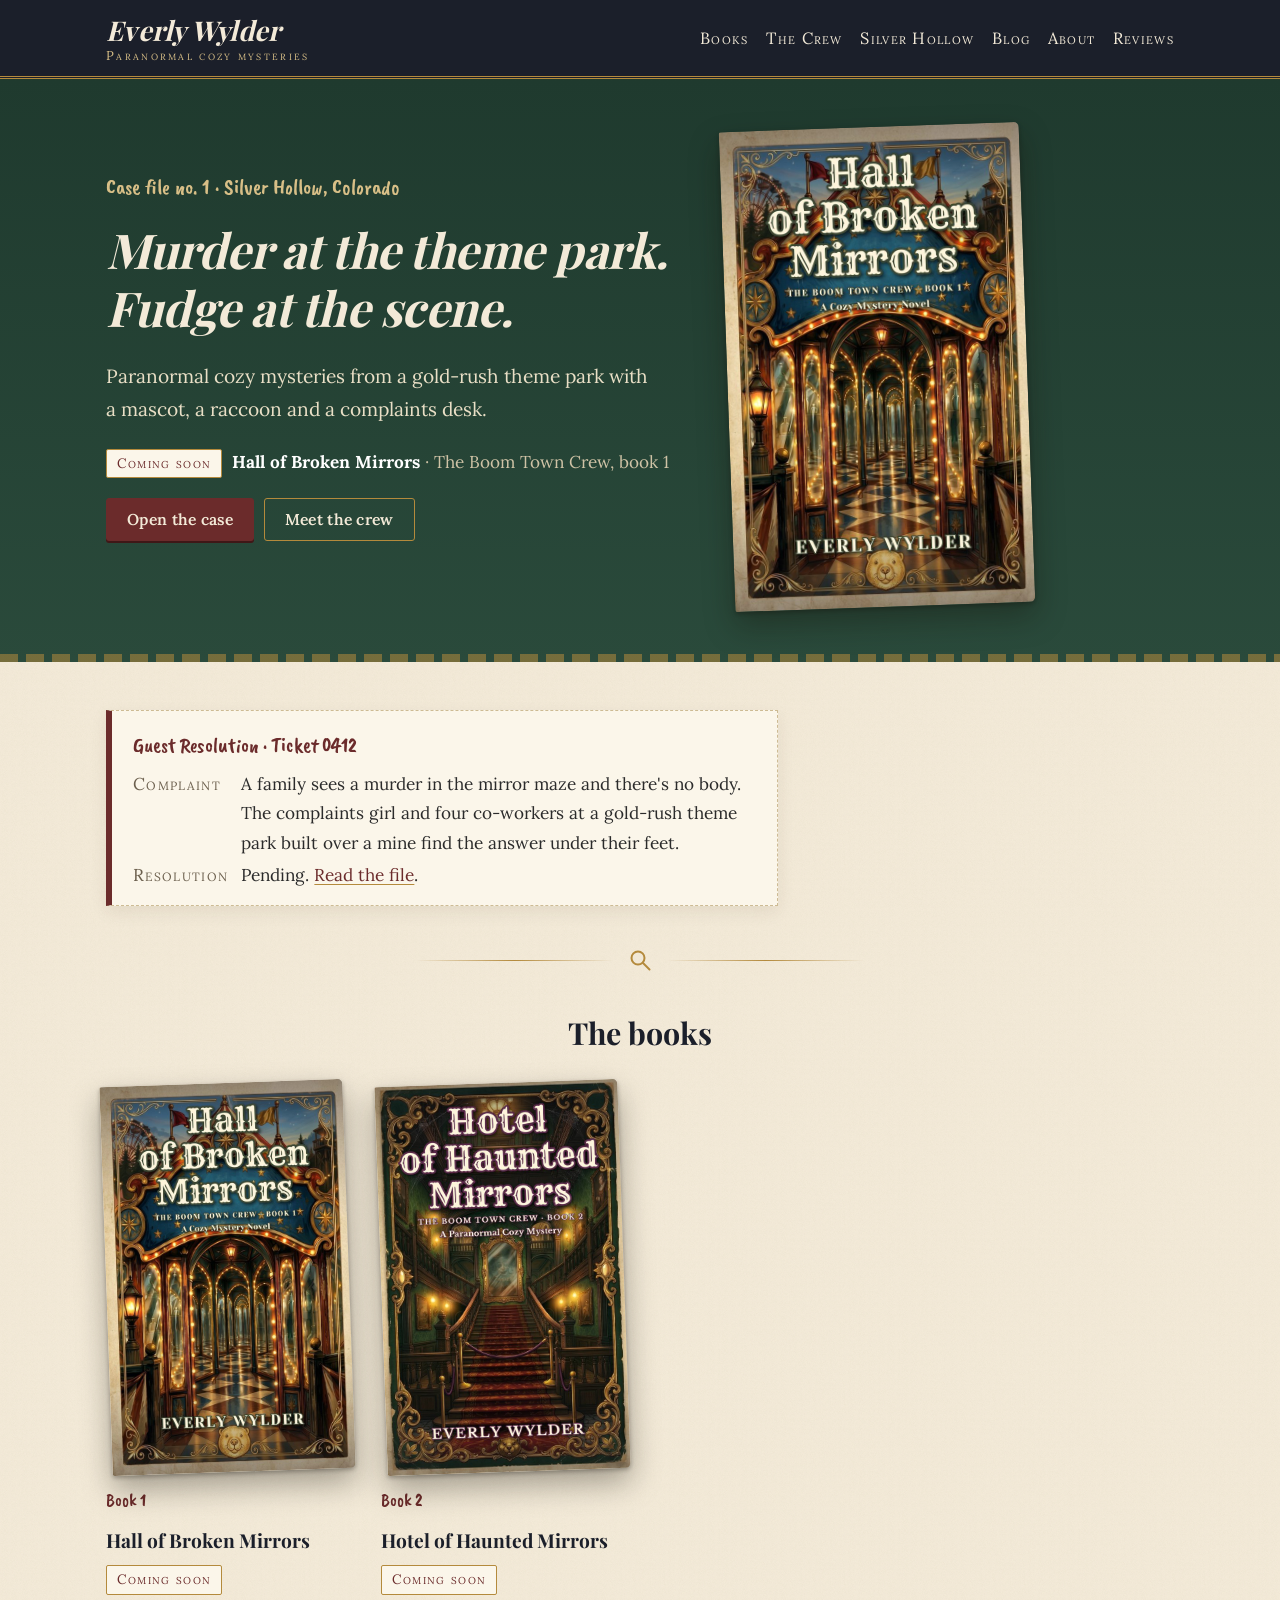
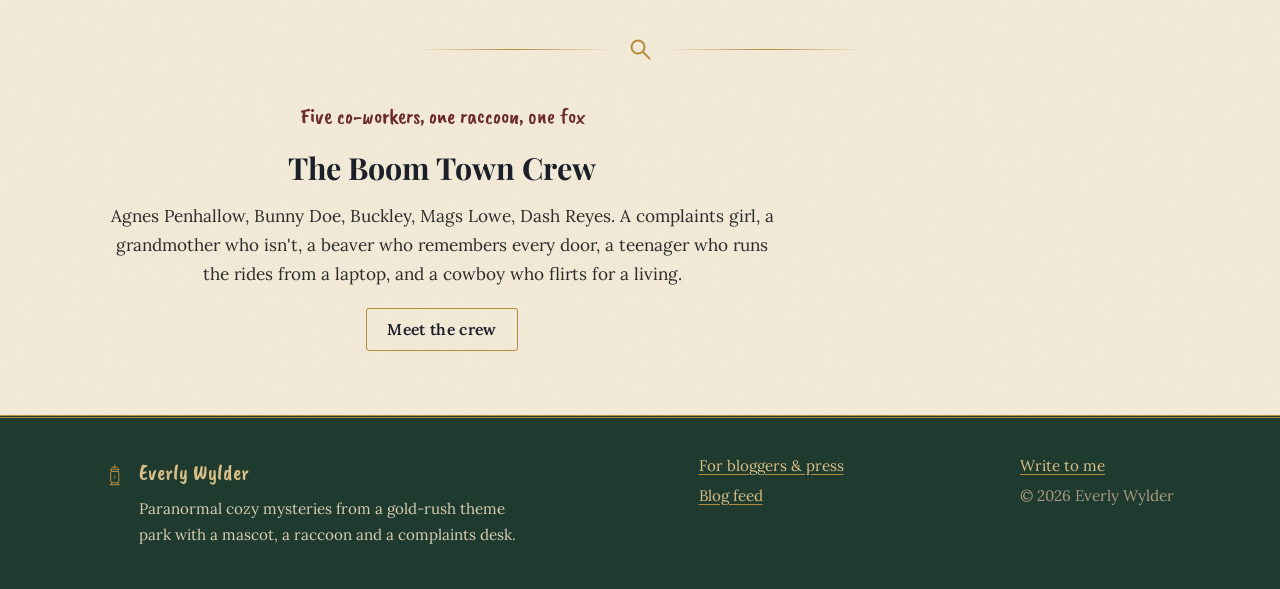
<file: index.html>
<!doctype html>
<html lang="en">
<head>
  <meta charset="utf-8">
  <meta name="viewport" content="width=device-width, initial-scale=1">
  <title>Everly Wylder · Paranormal cozy mysteries</title>
  <meta name="description" content="Paranormal cozy mysteries from a gold-rush theme park with a mascot, a raccoon and a complaints desk.">
  <meta property="og:title" content="Everly Wylder · Paranormal cozy mysteries">
  <meta property="og:description" content="Paranormal cozy mysteries from a gold-rush theme park with a mascot, a raccoon and a complaints desk.">
  <meta property="og:type" content="website">
<meta property="og:image" content="https://EverlyWylder.github.io/img/everly.jpg">  <link rel="icon" href="/favicon.svg" type="image/svg+xml">
  <link rel="stylesheet" href="/site.css">
  <link rel="alternate" type="application/rss+xml" title="Everly Wylder's blog" href="/feed.xml">
</head>
<body>
<a class="skip" href="#main">Skip to the story</a>
<header class="masthead">
  <div class="wrap">
    <a class="brand" href="/"><span class="name">Everly Wylder</span><span class="what">Paranormal cozy mysteries</span></a>
    <nav aria-label="Main">
      <ul class="nav">
        <li><a href="/books/" >Books</a></li>
        <li><a href="/crew/" >The Crew</a></li>
        <li><a href="/silver-hollow/" >Silver Hollow</a></li>
        <li><a href="/blog/" >Blog</a></li>
        <li><a href="/about/" >About</a></li>
        <li><a href="/reviews/" >Reviews</a></li>
      </ul>
    </nav>
  </div>
</header>
<main id="main">
<section class="hero">
  <div class="wrap">
    <div>
      <p class="hand">Case file no. 1 · Silver Hollow, Colorado</p>
      <h1>Murder at the theme park. Fudge at the scene.</h1>
      <p class="lede">Paranormal cozy mysteries from a gold-rush theme park with a mascot, a raccoon and a complaints desk.</p>
      <p style="margin-top:1.4rem"><span class="status">Coming soon</span> &nbsp;<strong style="color:#fff">Hall of Broken Mirrors</strong> <span style="color:#cfc3a6">· The Boom Town Crew, book 1</span></p>
      <div class="btns">
        <a class="btn" href="/books/01-hall-of-broken-mirrors/">Open the case</a>
        <a class="btn ghost" href="/crew/">Meet the crew</a>
      </div>
    </div>
<a href="/books/01-hall-of-broken-mirrors/" aria-label="Hall of Broken Mirrors"><div class="cover tilt">
<img src="/img/covers/01-hall-of-broken-mirrors.jpg" alt="Cover of Hall of Broken Mirrors" width="640" height="1024" loading="lazy">
</div>
</a>  </div>
</section>

<div class="wrap">
  <div class="ticket" style="margin-top:3rem">
    <div class="head">Guest Resolution · Ticket 0412</div>
    <dl>
      <dt>Complaint</dt><dd>A family sees a murder in the mirror maze and there&#39;s no body. The complaints girl and four co-workers at a gold-rush theme park built over a mine find the answer under their feet.</dd>
      <dt>Resolution</dt><dd>Pending. <a href="/books/01-hall-of-broken-mirrors/">Read the file</a>.</dd>
    </dl>
  </div>

  <div class="ornament" aria-hidden="true"><svg viewBox="0 0 26 26" fill="none" stroke="currentColor" stroke-width="2"><circle cx="11" cy="11" r="6.5"/><path d="M16 16l6.5 6.5" stroke-linecap="round"/></svg></div>

  <h2 style="text-align:center;margin-top:0">The books</h2>
  <div class="shelf">
    <a class="book" href="/books/01-hall-of-broken-mirrors/">
      <div class="cover tilt">
<img src="/img/covers/01-hall-of-broken-mirrors.jpg" alt="Cover of Hall of Broken Mirrors" width="640" height="1024" loading="lazy">
</div>

      <span class="tab">Book 1</span>
      <h3>Hall of Broken Mirrors</h3>
      <p><span class="status">Coming soon</span></p>
    </a>
    <a class="book" href="/books/02-hotel-of-haunted-mirrors/">
      <div class="cover tilt">
<img src="/img/covers/02-hotel-of-haunted-mirrors.jpg" alt="Cover of Hotel of Haunted Mirrors" width="640" height="1024" loading="lazy">
</div>

      <span class="tab">Book 2</span>
      <h3>Hotel of Haunted Mirrors</h3>
      <p><span class="status">Coming soon</span></p>
    </a>
  </div>


  <div class="ornament" aria-hidden="true"><svg viewBox="0 0 26 26" fill="none" stroke="currentColor" stroke-width="2"><circle cx="11" cy="11" r="6.5"/><path d="M16 16l6.5 6.5" stroke-linecap="round"/></svg></div>
  <div style="text-align:center" class="read" >
    <p class="hand">Five co-workers, one raccoon, one fox</p>
    <h2 style="margin-top:0.2rem">The Boom Town Crew</h2>
    <p>Agnes Penhallow, Bunny Doe, Buckley, Mags Lowe, Dash Reyes. A complaints girl, a grandmother who isn't, a beaver who remembers every door, a teenager who runs the rides from a laptop, and a cowboy who flirts for a living.</p>
    <p><a class="btn ghost" href="/crew/">Meet the crew</a></p>
  </div>
</div>
</main>
<footer class="foot">
  <div class="wrap">
    <div style="display:flex;gap:1rem;align-items:flex-start;max-width:26rem">
      <svg class="lantern" viewBox="0 0 34 46" aria-hidden="true" fill="none" stroke="currentColor" stroke-width="2">
        <path d="M11 6h12M17 1v5M9 10h16l-2 4H11z"/><rect x="9" y="14" width="16" height="22" rx="3"/>
        <path d="M17 20c-2.5 3-2.5 6 0 9 2.5-3 2.5-6 0-9z" fill="currentColor" opacity=".55" stroke="none"/>
        <path d="M7 40h20M11 36v4M23 36v4"/></svg>
      <div>
        <div class="sign">Everly Wylder</div>
        <p style="margin:0.3rem 0 0">Paranormal cozy mysteries from a gold-rush theme park with a mascot, a raccoon and a complaints desk.</p>
      </div>
    </div>
    <ul aria-label="More">
<li><a href="/press/">For bloggers &amp; press</a></li>      <li><a href="/feed.xml">Blog feed</a></li>
    </ul>
    <ul aria-label="Elsewhere">
<li><a href="mailto:everlywyldermysteries@outlook.com">Write to me</a></li>      <li class="muted" style="color:#a99e84">&copy; 2026 Everly Wylder</li>
    </ul>
  </div>
</footer>
</body>
</html>
</file>
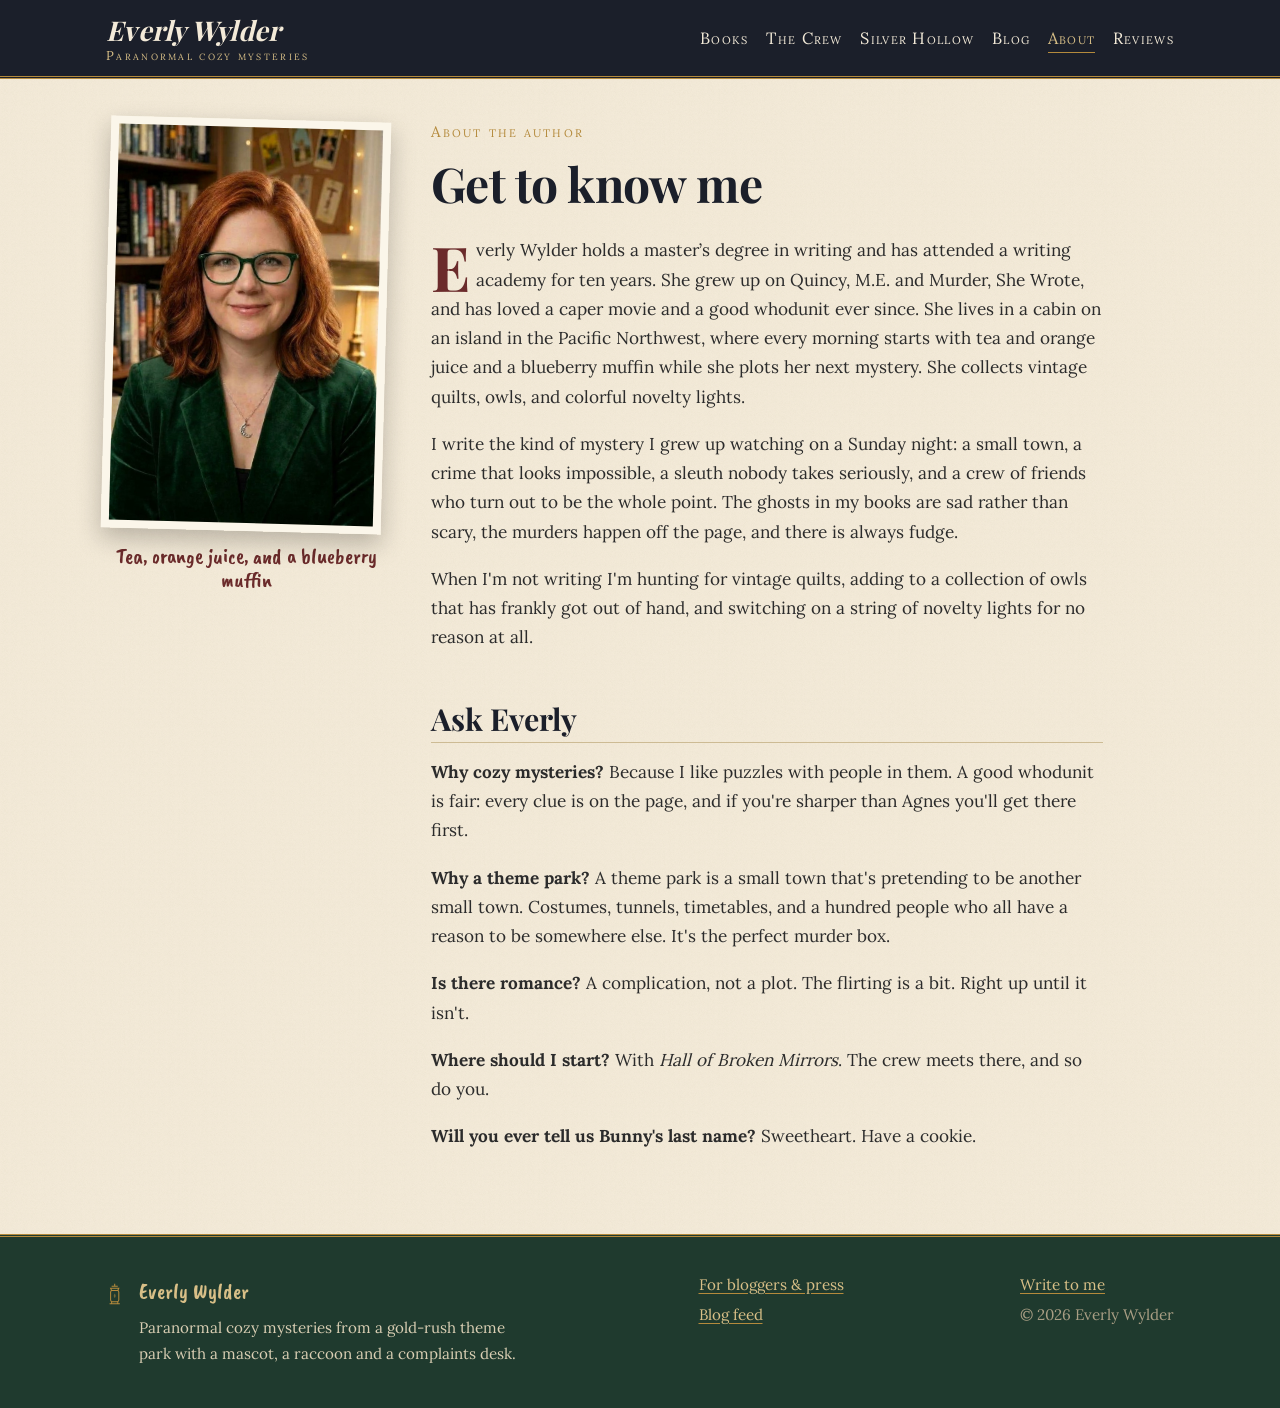
<file: about/index.html>
<!doctype html>
<html lang="en">
<head>
  <meta charset="utf-8">
  <meta name="viewport" content="width=device-width, initial-scale=1">
  <title>Get to know me · Everly Wylder</title>
  <meta name="description" content="Everly Wylder writes paranormal cozy mysteries from a cabin on a Pacific Northwest island, with a master’s in writing behind her and tea, orange juice and a blueberry muffin close by.">
  <meta property="og:title" content="Get to know me · Everly Wylder">
  <meta property="og:description" content="Everly Wylder writes paranormal cozy mysteries from a cabin on a Pacific Northwest island, with a master’s in writing behind her and tea, orange juice and a blueberry muffin close by.">
  <meta property="og:type" content="website">
<meta property="og:image" content="https://EverlyWylder.github.io/img/everly.jpg">  <link rel="icon" href="/favicon.svg" type="image/svg+xml">
  <link rel="stylesheet" href="/site.css">
  <link rel="alternate" type="application/rss+xml" title="Everly Wylder's blog" href="/feed.xml">
</head>
<body>
<a class="skip" href="#main">Skip to the story</a>
<header class="masthead">
  <div class="wrap">
    <a class="brand" href="/"><span class="name">Everly Wylder</span><span class="what">Paranormal cozy mysteries</span></a>
    <nav aria-label="Main">
      <ul class="nav">
        <li><a href="/books/" >Books</a></li>
        <li><a href="/crew/" >The Crew</a></li>
        <li><a href="/silver-hollow/" >Silver Hollow</a></li>
        <li><a href="/blog/" >Blog</a></li>
        <li><a href="/about/" aria-current="page">About</a></li>
        <li><a href="/reviews/" >Reviews</a></li>
      </ul>
    </nav>
  </div>
</header>
<main id="main">
<div class="wrap">
  <div class="about">
    <div class="photo">
<img src="/img/everly.jpg" alt="Everly Wylder" width="700" height="1050">      <p class="hand">Tea, orange juice, and a blueberry muffin</p>
    </div>
    <div class="prose read">
      <p class="eyebrow" style="margin:0">About the author</p>
      <h1>Get to know me</h1>
      <p>Everly Wylder holds a master’s degree in writing and has attended a writing academy for ten years. She grew up on Quincy, M.E. and Murder, She Wrote, and has loved a caper movie and a good whodunit ever since. She lives in a cabin on an island in the Pacific Northwest, where every morning starts with tea and orange juice and a blueberry muffin while she plots her next mystery. She collects vintage quilts, owls, and colorful novelty lights.</p>
<p>I write the kind of mystery I grew up watching on a Sunday night: a small town, a crime that looks impossible, a sleuth nobody takes seriously, and a crew of friends who turn out to be the whole point. The ghosts in my books are sad rather than scary, the murders happen off the page, and there is always fudge.</p>
<p>When I'm not writing I'm hunting for vintage quilts, adding to a collection of owls that has frankly got out of hand, and switching on a string of novelty lights for no reason at all.</p>
<h2>Ask Everly</h2>
<p><strong>Why cozy mysteries?</strong> Because I like puzzles with people in them. A good whodunit is fair: every clue is on the page, and if you're sharper than Agnes you'll get there first.</p>
<p><strong>Why a theme park?</strong> A theme park is a small town that's pretending to be another small town. Costumes, tunnels, timetables, and a hundred people who all have a reason to be somewhere else. It's the perfect murder box.</p>
<p><strong>Is there romance?</strong> A complication, not a plot. The flirting is a bit. Right up until it isn't.</p>
<p><strong>Where should I start?</strong> With <em>Hall of Broken Mirrors</em>. The crew meets there, and so do you.</p>
<p><strong>Will you ever tell us Bunny's last name?</strong> Sweetheart. Have a cookie.</p>
    </div>
  </div>
</div>
</main>
<footer class="foot">
  <div class="wrap">
    <div style="display:flex;gap:1rem;align-items:flex-start;max-width:26rem">
      <svg class="lantern" viewBox="0 0 34 46" aria-hidden="true" fill="none" stroke="currentColor" stroke-width="2">
        <path d="M11 6h12M17 1v5M9 10h16l-2 4H11z"/><rect x="9" y="14" width="16" height="22" rx="3"/>
        <path d="M17 20c-2.5 3-2.5 6 0 9 2.5-3 2.5-6 0-9z" fill="currentColor" opacity=".55" stroke="none"/>
        <path d="M7 40h20M11 36v4M23 36v4"/></svg>
      <div>
        <div class="sign">Everly Wylder</div>
        <p style="margin:0.3rem 0 0">Paranormal cozy mysteries from a gold-rush theme park with a mascot, a raccoon and a complaints desk.</p>
      </div>
    </div>
    <ul aria-label="More">
<li><a href="/press/">For bloggers &amp; press</a></li>      <li><a href="/feed.xml">Blog feed</a></li>
    </ul>
    <ul aria-label="Elsewhere">
<li><a href="mailto:everlywyldermysteries@outlook.com">Write to me</a></li>      <li class="muted" style="color:#a99e84">&copy; 2026 Everly Wylder</li>
    </ul>
  </div>
</footer>
</body>
</html>
</file>
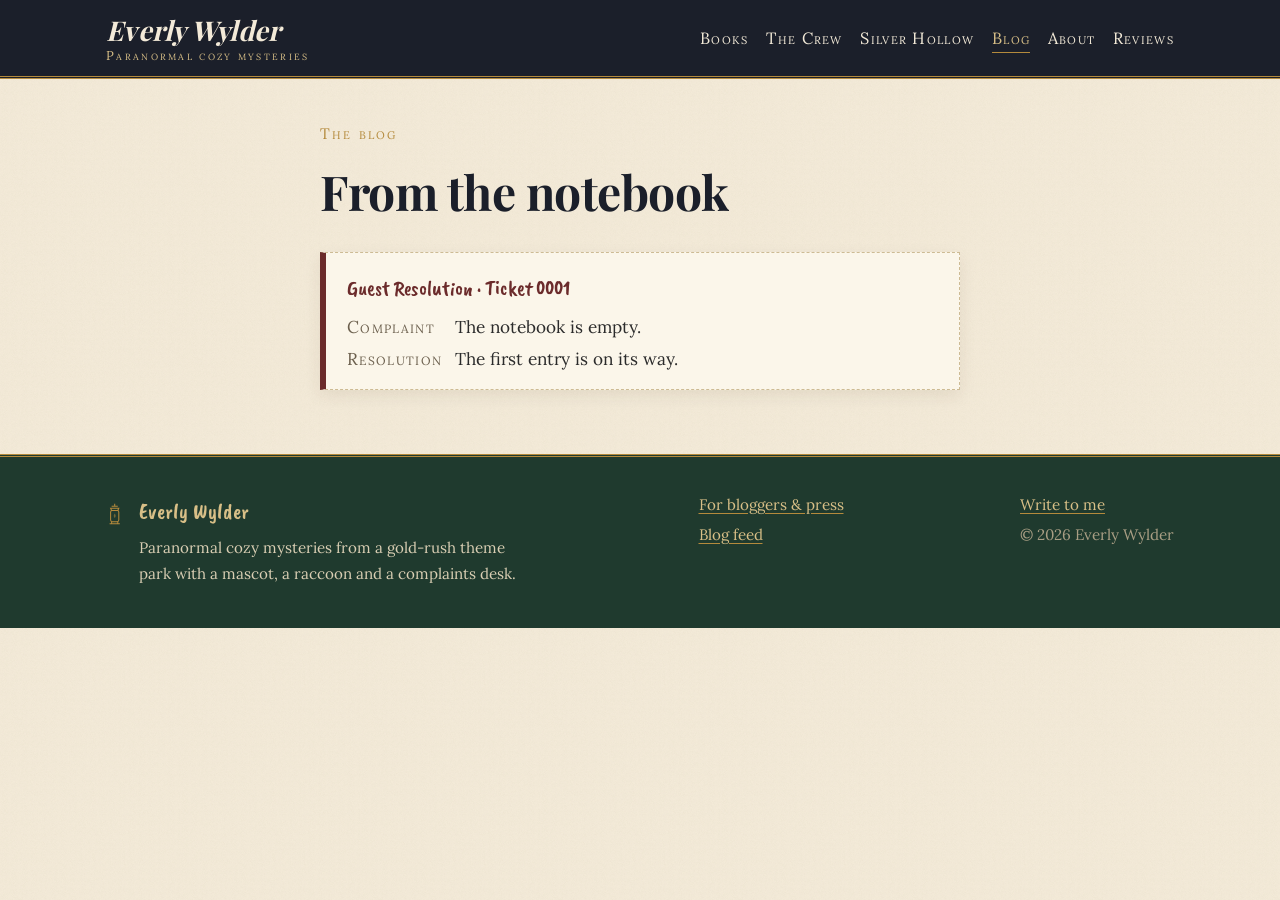
<file: blog/index.html>
<!doctype html>
<html lang="en">
<head>
  <meta charset="utf-8">
  <meta name="viewport" content="width=device-width, initial-scale=1">
  <title>The notebook · Everly Wylder</title>
  <meta name="description" content="Paranormal cozy mysteries from a gold-rush theme park with a mascot, a raccoon and a complaints desk.">
  <meta property="og:title" content="The notebook · Everly Wylder">
  <meta property="og:description" content="Paranormal cozy mysteries from a gold-rush theme park with a mascot, a raccoon and a complaints desk.">
  <meta property="og:type" content="website">
<meta property="og:image" content="https://EverlyWylder.github.io/img/everly.jpg">  <link rel="icon" href="/favicon.svg" type="image/svg+xml">
  <link rel="stylesheet" href="/site.css">
  <link rel="alternate" type="application/rss+xml" title="Everly Wylder's blog" href="/feed.xml">
</head>
<body>
<a class="skip" href="#main">Skip to the story</a>
<header class="masthead">
  <div class="wrap">
    <a class="brand" href="/"><span class="name">Everly Wylder</span><span class="what">Paranormal cozy mysteries</span></a>
    <nav aria-label="Main">
      <ul class="nav">
        <li><a href="/books/" >Books</a></li>
        <li><a href="/crew/" >The Crew</a></li>
        <li><a href="/silver-hollow/" >Silver Hollow</a></li>
        <li><a href="/blog/" aria-current="page">Blog</a></li>
        <li><a href="/about/" >About</a></li>
        <li><a href="/reviews/" >Reviews</a></li>
      </ul>
    </nav>
  </div>
</header>
<main id="main">
<div class="wrap read">
  <p class="eyebrow" style="margin-top:2.6rem">The blog</p>
  <h1>From the notebook</h1>
  <div class="ticket"><div class="head">Guest Resolution · Ticket 0001</div>
    <dl><dt>Complaint</dt><dd>The notebook is empty.</dd><dt>Resolution</dt><dd>The first entry is on its way.</dd></dl></div>
</div>
</main>
<footer class="foot">
  <div class="wrap">
    <div style="display:flex;gap:1rem;align-items:flex-start;max-width:26rem">
      <svg class="lantern" viewBox="0 0 34 46" aria-hidden="true" fill="none" stroke="currentColor" stroke-width="2">
        <path d="M11 6h12M17 1v5M9 10h16l-2 4H11z"/><rect x="9" y="14" width="16" height="22" rx="3"/>
        <path d="M17 20c-2.5 3-2.5 6 0 9 2.5-3 2.5-6 0-9z" fill="currentColor" opacity=".55" stroke="none"/>
        <path d="M7 40h20M11 36v4M23 36v4"/></svg>
      <div>
        <div class="sign">Everly Wylder</div>
        <p style="margin:0.3rem 0 0">Paranormal cozy mysteries from a gold-rush theme park with a mascot, a raccoon and a complaints desk.</p>
      </div>
    </div>
    <ul aria-label="More">
<li><a href="/press/">For bloggers &amp; press</a></li>      <li><a href="/feed.xml">Blog feed</a></li>
    </ul>
    <ul aria-label="Elsewhere">
<li><a href="mailto:everlywyldermysteries@outlook.com">Write to me</a></li>      <li class="muted" style="color:#a99e84">&copy; 2026 Everly Wylder</li>
    </ul>
  </div>
</footer>
</body>
</html>
</file>
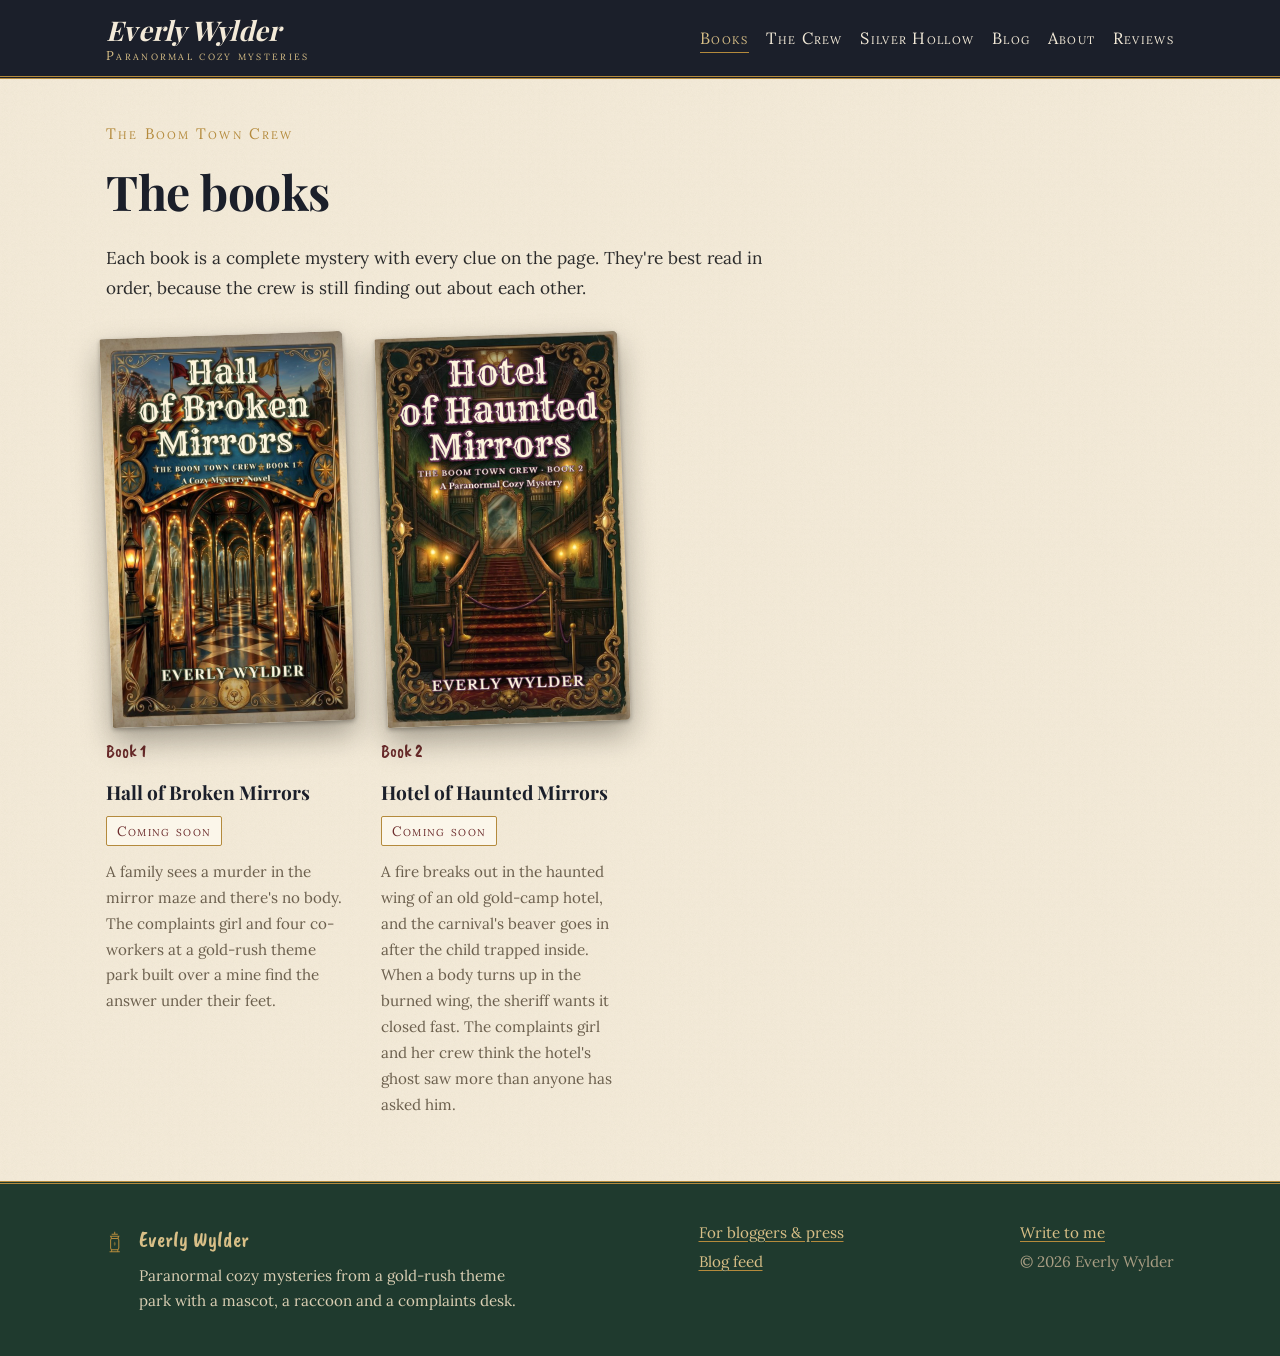
<file: books/index.html>
<!doctype html>
<html lang="en">
<head>
  <meta charset="utf-8">
  <meta name="viewport" content="width=device-width, initial-scale=1">
  <title>The books · Everly Wylder</title>
  <meta name="description" content="Paranormal cozy mysteries from a gold-rush theme park with a mascot, a raccoon and a complaints desk.">
  <meta property="og:title" content="The books · Everly Wylder">
  <meta property="og:description" content="Paranormal cozy mysteries from a gold-rush theme park with a mascot, a raccoon and a complaints desk.">
  <meta property="og:type" content="website">
<meta property="og:image" content="https://EverlyWylder.github.io/img/everly.jpg">  <link rel="icon" href="/favicon.svg" type="image/svg+xml">
  <link rel="stylesheet" href="/site.css">
  <link rel="alternate" type="application/rss+xml" title="Everly Wylder's blog" href="/feed.xml">
</head>
<body>
<a class="skip" href="#main">Skip to the story</a>
<header class="masthead">
  <div class="wrap">
    <a class="brand" href="/"><span class="name">Everly Wylder</span><span class="what">Paranormal cozy mysteries</span></a>
    <nav aria-label="Main">
      <ul class="nav">
        <li><a href="/books/" aria-current="page">Books</a></li>
        <li><a href="/crew/" >The Crew</a></li>
        <li><a href="/silver-hollow/" >Silver Hollow</a></li>
        <li><a href="/blog/" >Blog</a></li>
        <li><a href="/about/" >About</a></li>
        <li><a href="/reviews/" >Reviews</a></li>
      </ul>
    </nav>
  </div>
</header>
<main id="main">
<div class="wrap">
  <p class="eyebrow" style="margin-top:2.6rem">The Boom Town Crew</p>
  <h1>The books</h1>
  <p class="read">Each book is a complete mystery with every clue on the page. They're best read in order, because the crew is still finding out about each other.</p>
  <div class="shelf">
    <a class="book" href="/books/01-hall-of-broken-mirrors/">
      <div class="cover tilt">
<img src="/img/covers/01-hall-of-broken-mirrors.jpg" alt="Cover of Hall of Broken Mirrors" width="640" height="1024" loading="lazy">
</div>

      <span class="tab">Book 1</span>
      <h3>Hall of Broken Mirrors</h3>
      <p><span class="status">Coming soon</span></p>
<p>A family sees a murder in the mirror maze and there&#39;s no body. The complaints girl and four co-workers at a gold-rush theme park built over a mine find the answer under their feet.</p>    </a>
    <a class="book" href="/books/02-hotel-of-haunted-mirrors/">
      <div class="cover tilt">
<img src="/img/covers/02-hotel-of-haunted-mirrors.jpg" alt="Cover of Hotel of Haunted Mirrors" width="640" height="1024" loading="lazy">
</div>

      <span class="tab">Book 2</span>
      <h3>Hotel of Haunted Mirrors</h3>
      <p><span class="status">Coming soon</span></p>
<p>A fire breaks out in the haunted wing of an old gold-camp hotel, and the carnival&#39;s beaver goes in after the child trapped inside. When a body turns up in the burned wing, the sheriff wants it closed fast. The complaints girl and her crew think the hotel&#39;s ghost saw more than anyone has asked him.</p>    </a>
  </div>
</div>
</main>
<footer class="foot">
  <div class="wrap">
    <div style="display:flex;gap:1rem;align-items:flex-start;max-width:26rem">
      <svg class="lantern" viewBox="0 0 34 46" aria-hidden="true" fill="none" stroke="currentColor" stroke-width="2">
        <path d="M11 6h12M17 1v5M9 10h16l-2 4H11z"/><rect x="9" y="14" width="16" height="22" rx="3"/>
        <path d="M17 20c-2.5 3-2.5 6 0 9 2.5-3 2.5-6 0-9z" fill="currentColor" opacity=".55" stroke="none"/>
        <path d="M7 40h20M11 36v4M23 36v4"/></svg>
      <div>
        <div class="sign">Everly Wylder</div>
        <p style="margin:0.3rem 0 0">Paranormal cozy mysteries from a gold-rush theme park with a mascot, a raccoon and a complaints desk.</p>
      </div>
    </div>
    <ul aria-label="More">
<li><a href="/press/">For bloggers &amp; press</a></li>      <li><a href="/feed.xml">Blog feed</a></li>
    </ul>
    <ul aria-label="Elsewhere">
<li><a href="mailto:everlywyldermysteries@outlook.com">Write to me</a></li>      <li class="muted" style="color:#a99e84">&copy; 2026 Everly Wylder</li>
    </ul>
  </div>
</footer>
</body>
</html>
</file>
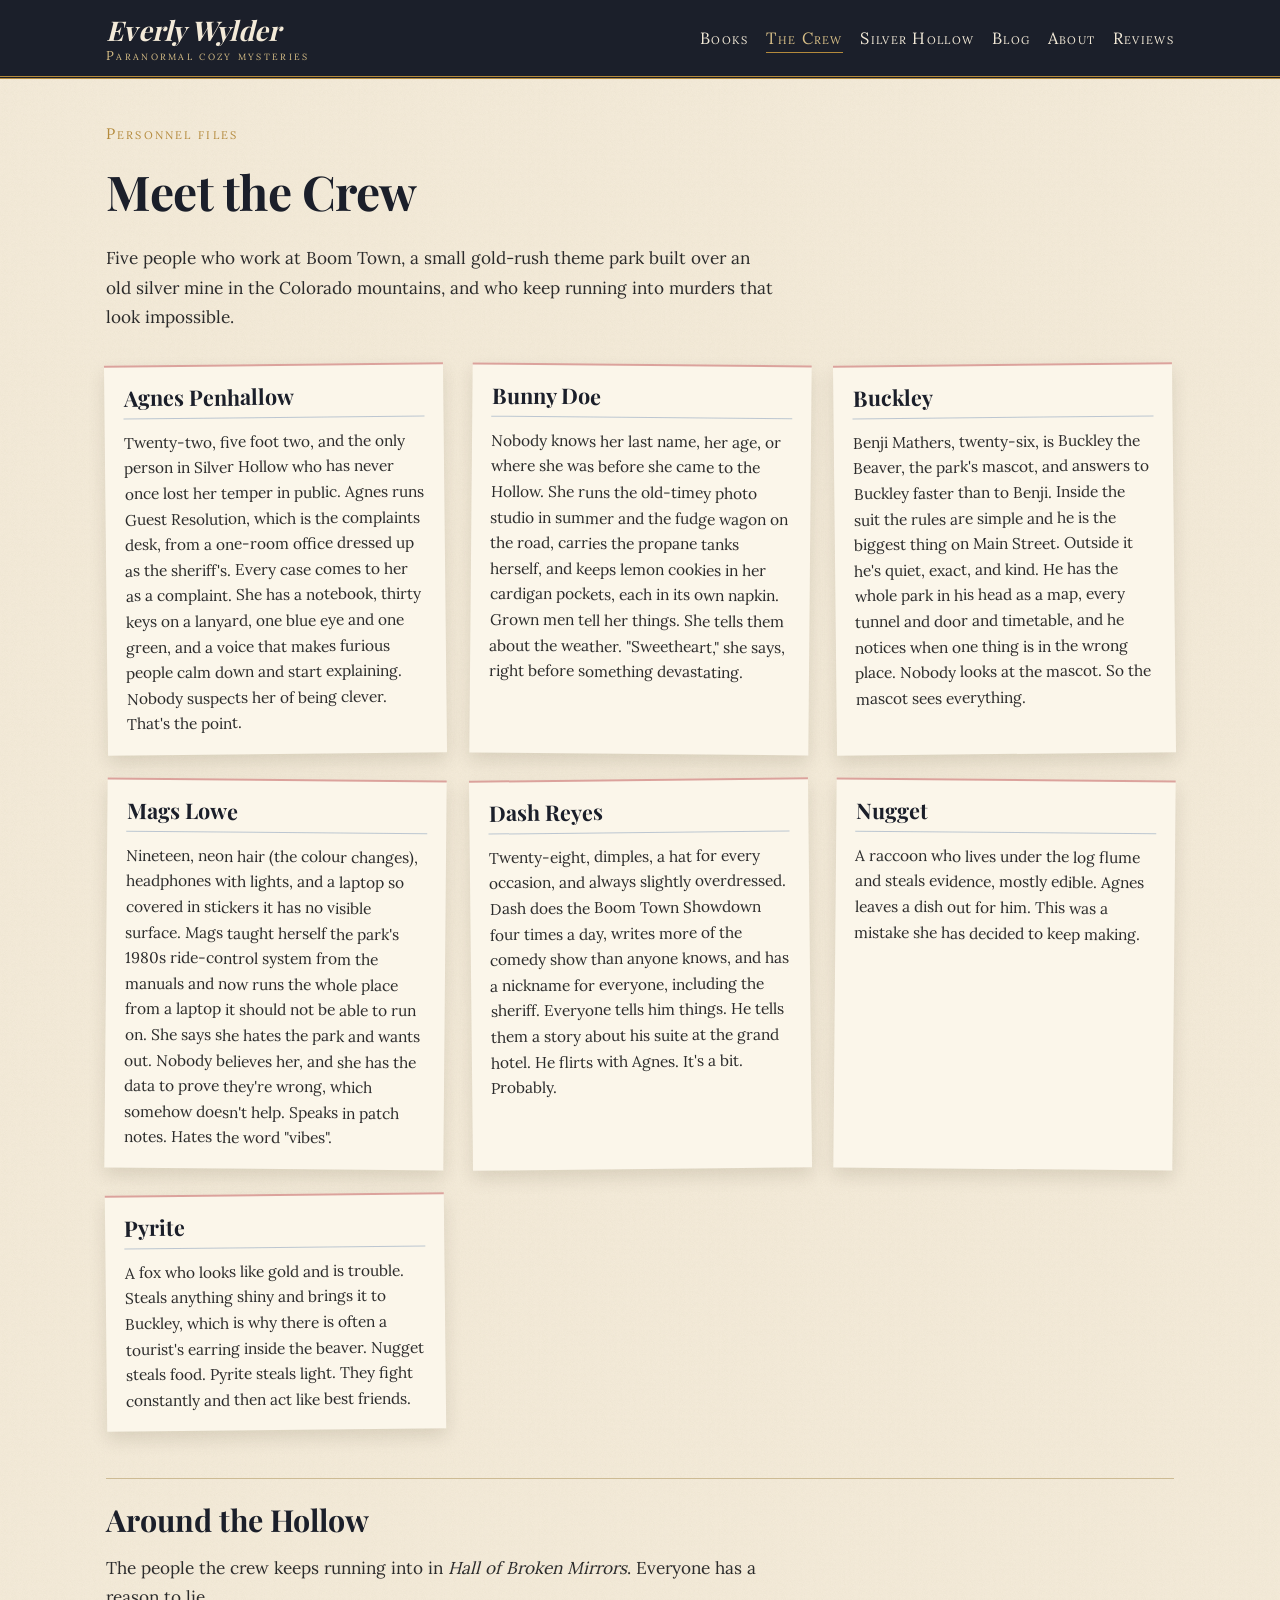
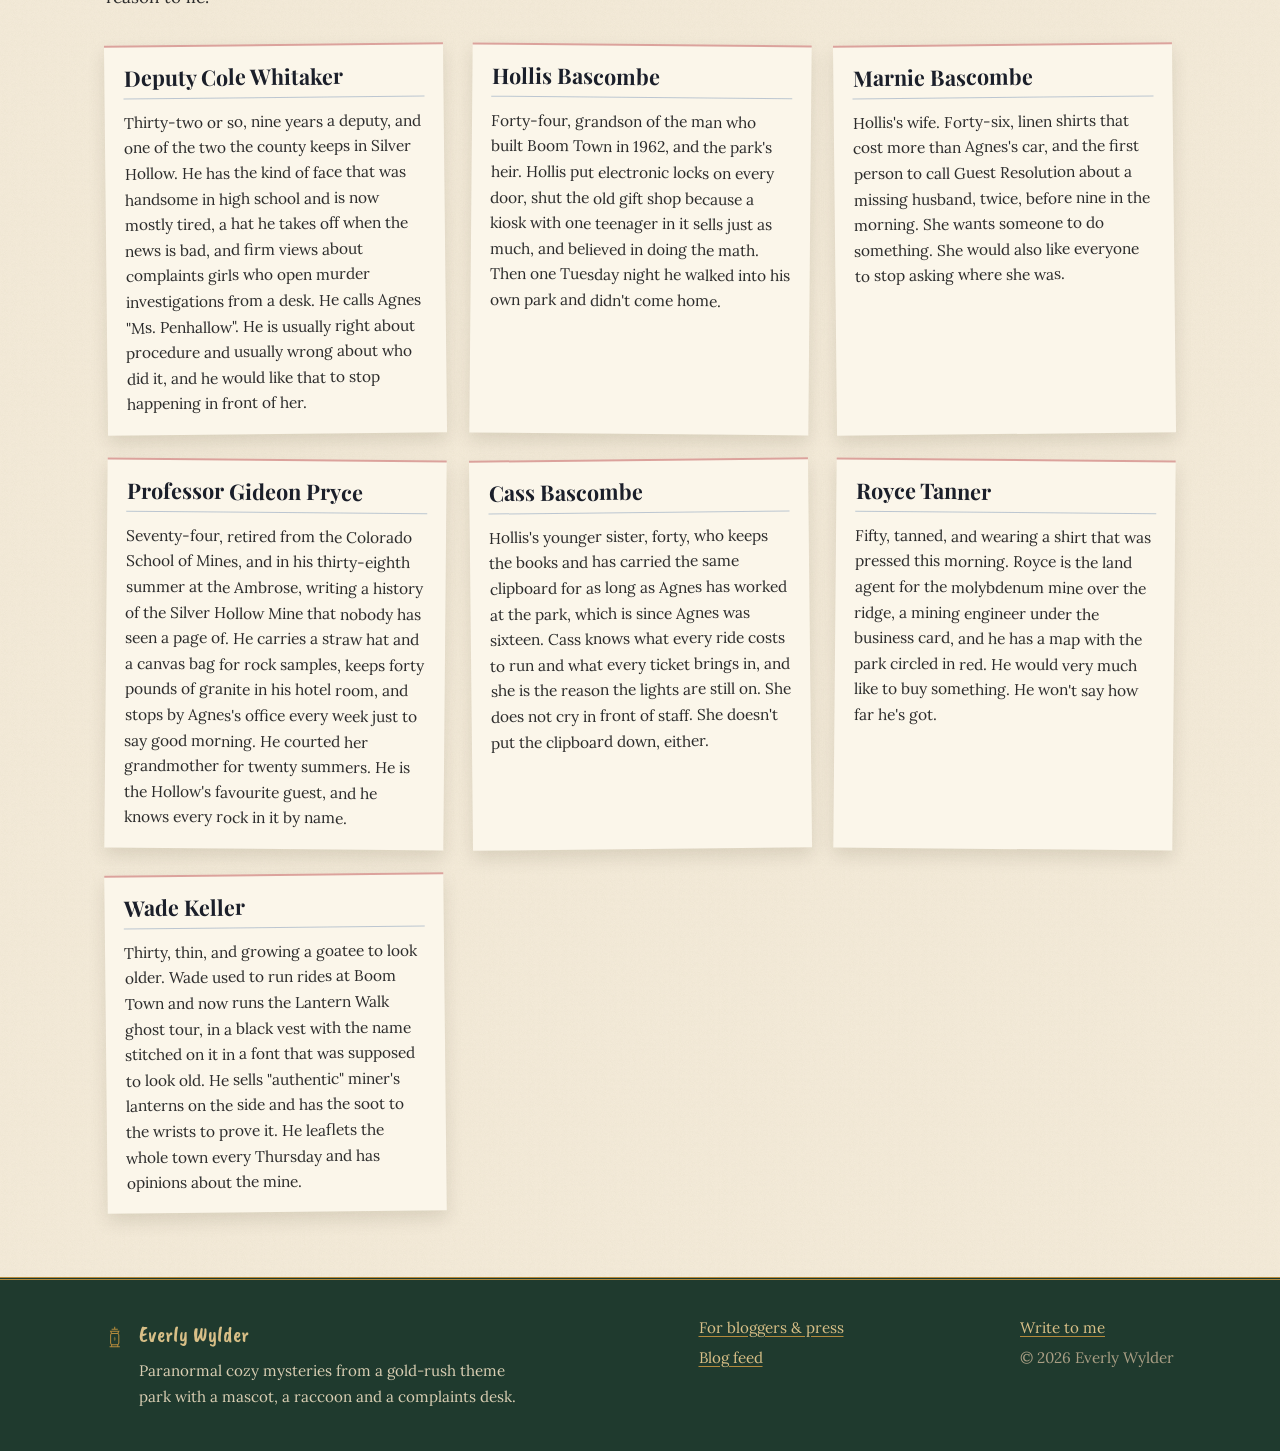
<file: crew/index.html>
<!doctype html>
<html lang="en">
<head>
  <meta charset="utf-8">
  <meta name="viewport" content="width=device-width, initial-scale=1">
  <title>Meet the Crew · Everly Wylder</title>
  <meta name="description" content="Agnes, Bunny, Buckley, Mags and Dash: the Boom Town Crew, and the people of Silver Hollow.">
  <meta property="og:title" content="Meet the Crew · Everly Wylder">
  <meta property="og:description" content="Agnes, Bunny, Buckley, Mags and Dash: the Boom Town Crew, and the people of Silver Hollow.">
  <meta property="og:type" content="website">
<meta property="og:image" content="https://EverlyWylder.github.io/img/everly.jpg">  <link rel="icon" href="/favicon.svg" type="image/svg+xml">
  <link rel="stylesheet" href="/site.css">
  <link rel="alternate" type="application/rss+xml" title="Everly Wylder's blog" href="/feed.xml">
</head>
<body>
<a class="skip" href="#main">Skip to the story</a>
<header class="masthead">
  <div class="wrap">
    <a class="brand" href="/"><span class="name">Everly Wylder</span><span class="what">Paranormal cozy mysteries</span></a>
    <nav aria-label="Main">
      <ul class="nav">
        <li><a href="/books/" >Books</a></li>
        <li><a href="/crew/" aria-current="page">The Crew</a></li>
        <li><a href="/silver-hollow/" >Silver Hollow</a></li>
        <li><a href="/blog/" >Blog</a></li>
        <li><a href="/about/" >About</a></li>
        <li><a href="/reviews/" >Reviews</a></li>
      </ul>
    </nav>
  </div>
</header>
<main id="main">
<div class="wrap">
  <p class="eyebrow" style="margin-top:2.6rem">Personnel files</p>
  <h1>Meet the Crew</h1>
<div class="read"><p>Five people who work at Boom Town, a small gold-rush theme park built over an old silver mine in the Colorado mountains, and who keep running into murders that look impossible.</p></div>  <div class="cards">
    <section class="card" id="agnes-penhallow">
      <h2>Agnes Penhallow</h2>
      <p>Twenty-two, five foot two, and the only person in Silver Hollow who has never once lost her temper in public. Agnes runs Guest Resolution, which is the complaints desk, from a one-room office dressed up as the sheriff's. Every case comes to her as a complaint. She has a notebook, thirty keys on a lanyard, one blue eye and one green, and a voice that makes furious people calm down and start explaining. Nobody suspects her of being clever. That's the point.</p>
    </section>
    <section class="card" id="bunny-doe">
      <h2>Bunny Doe</h2>
      <p>Nobody knows her last name, her age, or where she was before she came to the Hollow. She runs the old-timey photo studio in summer and the fudge wagon on the road, carries the propane tanks herself, and keeps lemon cookies in her cardigan pockets, each in its own napkin. Grown men tell her things. She tells them about the weather. "Sweetheart," she says, right before something devastating.</p>
    </section>
    <section class="card" id="buckley">
      <h2>Buckley</h2>
      <p>Benji Mathers, twenty-six, is Buckley the Beaver, the park's mascot, and answers to Buckley faster than to Benji. Inside the suit the rules are simple and he is the biggest thing on Main Street. Outside it he's quiet, exact, and kind. He has the whole park in his head as a map, every tunnel and door and timetable, and he notices when one thing is in the wrong place. Nobody looks at the mascot. So the mascot sees everything.</p>
    </section>
    <section class="card" id="mags-lowe">
      <h2>Mags Lowe</h2>
      <p>Nineteen, neon hair (the colour changes), headphones with lights, and a laptop so covered in stickers it has no visible surface. Mags taught herself the park's 1980s ride-control system from the manuals and now runs the whole place from a laptop it should not be able to run on. She says she hates the park and wants out. Nobody believes her, and she has the data to prove they're wrong, which somehow doesn't help. Speaks in patch notes. Hates the word "vibes".</p>
    </section>
    <section class="card" id="dash-reyes">
      <h2>Dash Reyes</h2>
      <p>Twenty-eight, dimples, a hat for every occasion, and always slightly overdressed. Dash does the Boom Town Showdown four times a day, writes more of the comedy show than anyone knows, and has a nickname for everyone, including the sheriff. Everyone tells him things. He tells them a story about his suite at the grand hotel. He flirts with Agnes. It's a bit. Probably.</p>
    </section>
    <section class="card" id="nugget">
      <h2>Nugget</h2>
      <p>A raccoon who lives under the log flume and steals evidence, mostly edible. Agnes leaves a dish out for him. This was a mistake she has decided to keep making.</p>
    </section>
    <section class="card" id="pyrite">
      <h2>Pyrite</h2>
      <p>A fox who looks like gold and is trouble. Steals anything shiny and brings it to Buckley, which is why there is often a tourist's earring inside the beaver. Nugget steals food. Pyrite steals light. They fight constantly and then act like best friends.</p>
    </section>
</div>  <h2 class="cards-group" id="around-the-hollow">Around the Hollow</h2>
<div class="read"><p>The people the crew keeps running into in <em>Hall of Broken Mirrors</em>. Everyone has a reason to lie.</p></div>  <div class="cards">
    <section class="card" id="deputy-cole-whitaker">
      <h2>Deputy Cole Whitaker</h2>
      <p>Thirty-two or so, nine years a deputy, and one of the two the county keeps in Silver Hollow. He has the kind of face that was handsome in high school and is now mostly tired, a hat he takes off when the news is bad, and firm views about complaints girls who open murder investigations from a desk. He calls Agnes "Ms. Penhallow". He is usually right about procedure and usually wrong about who did it, and he would like that to stop happening in front of her.</p>
    </section>
    <section class="card" id="hollis-bascombe">
      <h2>Hollis Bascombe</h2>
      <p>Forty-four, grandson of the man who built Boom Town in 1962, and the park's heir. Hollis put electronic locks on every door, shut the old gift shop because a kiosk with one teenager in it sells just as much, and believed in doing the math. Then one Tuesday night he walked into his own park and didn't come home.</p>
    </section>
    <section class="card" id="marnie-bascombe">
      <h2>Marnie Bascombe</h2>
      <p>Hollis's wife. Forty-six, linen shirts that cost more than Agnes's car, and the first person to call Guest Resolution about a missing husband, twice, before nine in the morning. She wants someone to do something. She would also like everyone to stop asking where she was.</p>
    </section>
    <section class="card" id="professor-gideon-pryce">
      <h2>Professor Gideon Pryce</h2>
      <p>Seventy-four, retired from the Colorado School of Mines, and in his thirty-eighth summer at the Ambrose, writing a history of the Silver Hollow Mine that nobody has seen a page of. He carries a straw hat and a canvas bag for rock samples, keeps forty pounds of granite in his hotel room, and stops by Agnes's office every week just to say good morning. He courted her grandmother for twenty summers. He is the Hollow's favourite guest, and he knows every rock in it by name.</p>
    </section>
    <section class="card" id="cass-bascombe">
      <h2>Cass Bascombe</h2>
      <p>Hollis's younger sister, forty, who keeps the books and has carried the same clipboard for as long as Agnes has worked at the park, which is since Agnes was sixteen. Cass knows what every ride costs to run and what every ticket brings in, and she is the reason the lights are still on. She does not cry in front of staff. She doesn't put the clipboard down, either.</p>
    </section>
    <section class="card" id="royce-tanner">
      <h2>Royce Tanner</h2>
      <p>Fifty, tanned, and wearing a shirt that was pressed this morning. Royce is the land agent for the molybdenum mine over the ridge, a mining engineer under the business card, and he has a map with the park circled in red. He would very much like to buy something. He won't say how far he's got.</p>
    </section>
    <section class="card" id="wade-keller">
      <h2>Wade Keller</h2>
      <p>Thirty, thin, and growing a goatee to look older. Wade used to run rides at Boom Town and now runs the Lantern Walk ghost tour, in a black vest with the name stitched on it in a font that was supposed to look old. He sells "authentic" miner's lanterns on the side and has the soot to the wrists to prove it. He leaflets the whole town every Thursday and has opinions about the mine.</p>
    </section>
</div></div>
</main>
<footer class="foot">
  <div class="wrap">
    <div style="display:flex;gap:1rem;align-items:flex-start;max-width:26rem">
      <svg class="lantern" viewBox="0 0 34 46" aria-hidden="true" fill="none" stroke="currentColor" stroke-width="2">
        <path d="M11 6h12M17 1v5M9 10h16l-2 4H11z"/><rect x="9" y="14" width="16" height="22" rx="3"/>
        <path d="M17 20c-2.5 3-2.5 6 0 9 2.5-3 2.5-6 0-9z" fill="currentColor" opacity=".55" stroke="none"/>
        <path d="M7 40h20M11 36v4M23 36v4"/></svg>
      <div>
        <div class="sign">Everly Wylder</div>
        <p style="margin:0.3rem 0 0">Paranormal cozy mysteries from a gold-rush theme park with a mascot, a raccoon and a complaints desk.</p>
      </div>
    </div>
    <ul aria-label="More">
<li><a href="/press/">For bloggers &amp; press</a></li>      <li><a href="/feed.xml">Blog feed</a></li>
    </ul>
    <ul aria-label="Elsewhere">
<li><a href="mailto:everlywyldermysteries@outlook.com">Write to me</a></li>      <li class="muted" style="color:#a99e84">&copy; 2026 Everly Wylder</li>
    </ul>
  </div>
</footer>
</body>
</html>
</file>
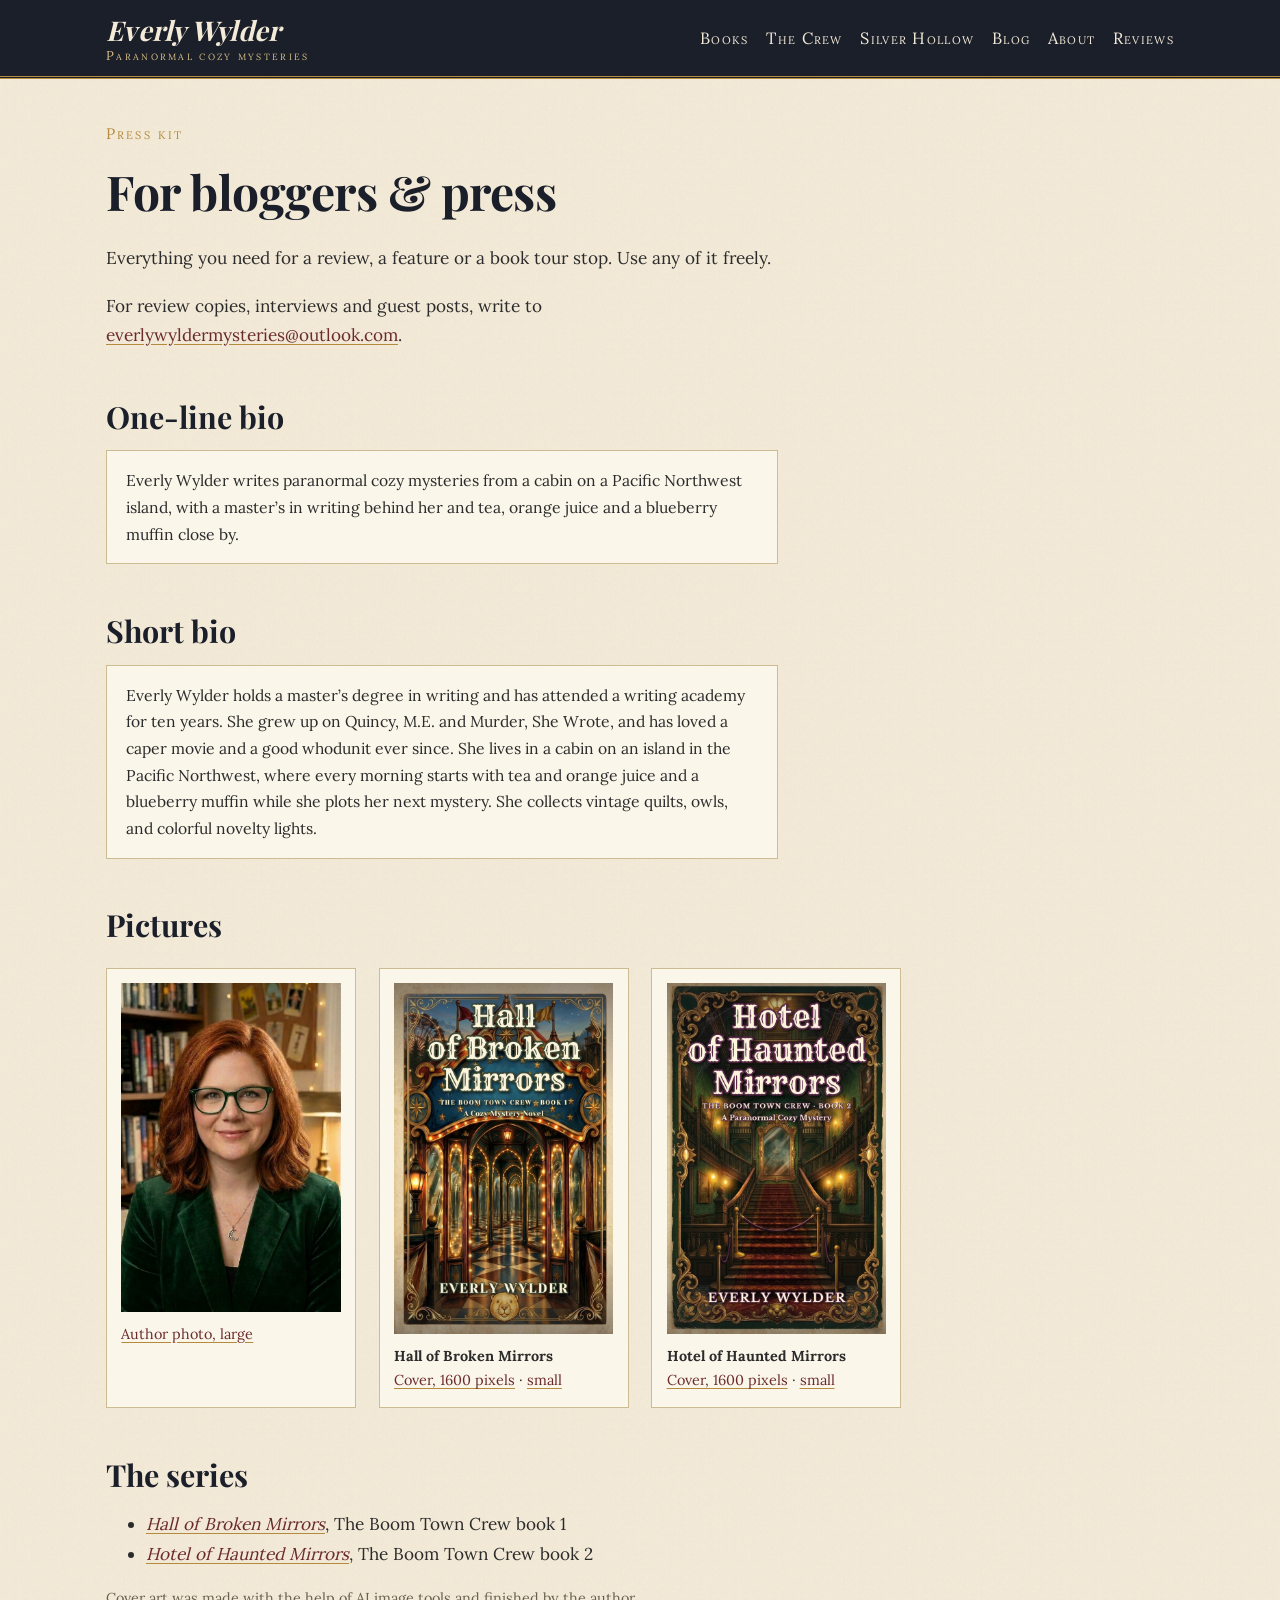
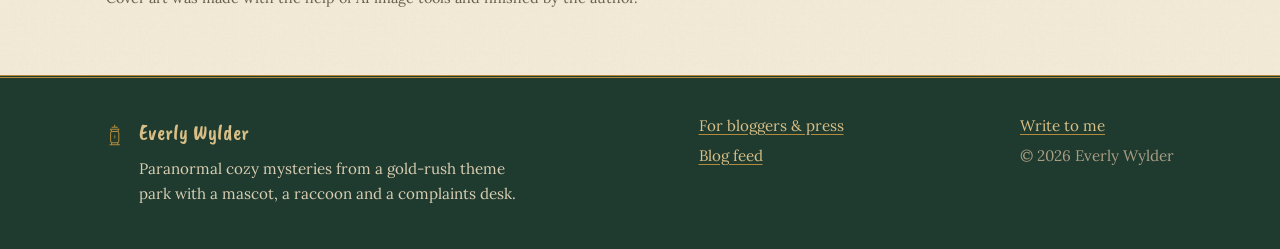
<file: press/index.html>
<!doctype html>
<html lang="en">
<head>
  <meta charset="utf-8">
  <meta name="viewport" content="width=device-width, initial-scale=1">
  <title>For bloggers &amp; press · Everly Wylder</title>
  <meta name="description" content="Paranormal cozy mysteries from a gold-rush theme park with a mascot, a raccoon and a complaints desk.">
  <meta property="og:title" content="For bloggers &amp; press · Everly Wylder">
  <meta property="og:description" content="Paranormal cozy mysteries from a gold-rush theme park with a mascot, a raccoon and a complaints desk.">
  <meta property="og:type" content="website">
<meta property="og:image" content="https://EverlyWylder.github.io/img/everly.jpg">  <link rel="icon" href="/favicon.svg" type="image/svg+xml">
  <link rel="stylesheet" href="/site.css">
  <link rel="alternate" type="application/rss+xml" title="Everly Wylder's blog" href="/feed.xml">
</head>
<body>
<a class="skip" href="#main">Skip to the story</a>
<header class="masthead">
  <div class="wrap">
    <a class="brand" href="/"><span class="name">Everly Wylder</span><span class="what">Paranormal cozy mysteries</span></a>
    <nav aria-label="Main">
      <ul class="nav">
        <li><a href="/books/" >Books</a></li>
        <li><a href="/crew/" >The Crew</a></li>
        <li><a href="/silver-hollow/" >Silver Hollow</a></li>
        <li><a href="/blog/" >Blog</a></li>
        <li><a href="/about/" >About</a></li>
        <li><a href="/reviews/" >Reviews</a></li>
      </ul>
    </nav>
  </div>
</header>
<main id="main">
<div class="wrap">
  <p class="eyebrow" style="margin-top:2.6rem">Press kit</p>
  <h1>For bloggers &amp; press</h1>
  <div class="read">
    <p>Everything you need for a review, a feature or a book tour stop. Use any of it freely.</p>
<p>For review copies, interviews and guest posts, write to <a href="mailto:everlywyldermysteries@outlook.com">everlywyldermysteries@outlook.com</a>.</p><h2>One-line bio</h2><p class="copy">Everly Wylder writes paranormal cozy mysteries from a cabin on a Pacific Northwest island, with a master’s in writing behind her and tea, orange juice and a blueberry muffin close by.</p><h2>Short bio</h2><p class="copy">Everly Wylder holds a master’s degree in writing and has attended a writing academy for ten years. She grew up on Quincy, M.E. and Murder, She Wrote, and has loved a caper movie and a good whodunit ever since. She lives in a cabin on an island in the Pacific Northwest, where every morning starts with tea and orange juice and a blueberry muffin while she plots her next mystery. She collects vintage quilts, owls, and colorful novelty lights.</p>  </div>
  <h2>Pictures</h2>
  <div class="kit">
<figure><img src="/img/everly.jpg" alt="Everly Wylder" loading="lazy"><figcaption><a href="/img/everly-large.jpg" download>Author photo, large</a></figcaption></figure>    <figure><img src="/img/covers/01-hall-of-broken-mirrors.jpg" alt="Cover of Hall of Broken Mirrors" loading="lazy">
      <figcaption><strong>Hall of Broken Mirrors</strong><br><a href="/img/covers/01-hall-of-broken-mirrors-large.jpg" download>Cover, 1600 pixels</a> · <a href="/img/covers/01-hall-of-broken-mirrors.jpg" download>small</a></figcaption></figure>
    <figure><img src="/img/covers/02-hotel-of-haunted-mirrors.jpg" alt="Cover of Hotel of Haunted Mirrors" loading="lazy">
      <figcaption><strong>Hotel of Haunted Mirrors</strong><br><a href="/img/covers/02-hotel-of-haunted-mirrors-large.jpg" download>Cover, 1600 pixels</a> · <a href="/img/covers/02-hotel-of-haunted-mirrors.jpg" download>small</a></figcaption></figure>
  </div>
  <h2>The series</h2>
  <ul class="read">
<li><a href="/books/01-hall-of-broken-mirrors/"><em>Hall of Broken Mirrors</em></a>, The Boom Town Crew book 1</li><li><a href="/books/02-hotel-of-haunted-mirrors/"><em>Hotel of Haunted Mirrors</em></a>, The Boom Town Crew book 2</li>  </ul>
  <p class="muted read" style="font-size:0.9rem">Cover art was made with the help of AI image tools and finished by the author.</p>
</div>
</main>
<footer class="foot">
  <div class="wrap">
    <div style="display:flex;gap:1rem;align-items:flex-start;max-width:26rem">
      <svg class="lantern" viewBox="0 0 34 46" aria-hidden="true" fill="none" stroke="currentColor" stroke-width="2">
        <path d="M11 6h12M17 1v5M9 10h16l-2 4H11z"/><rect x="9" y="14" width="16" height="22" rx="3"/>
        <path d="M17 20c-2.5 3-2.5 6 0 9 2.5-3 2.5-6 0-9z" fill="currentColor" opacity=".55" stroke="none"/>
        <path d="M7 40h20M11 36v4M23 36v4"/></svg>
      <div>
        <div class="sign">Everly Wylder</div>
        <p style="margin:0.3rem 0 0">Paranormal cozy mysteries from a gold-rush theme park with a mascot, a raccoon and a complaints desk.</p>
      </div>
    </div>
    <ul aria-label="More">
<li><a href="/press/">For bloggers &amp; press</a></li>      <li><a href="/feed.xml">Blog feed</a></li>
    </ul>
    <ul aria-label="Elsewhere">
<li><a href="mailto:everlywyldermysteries@outlook.com">Write to me</a></li>      <li class="muted" style="color:#a99e84">&copy; 2026 Everly Wylder</li>
    </ul>
  </div>
</footer>
</body>
</html>
</file>
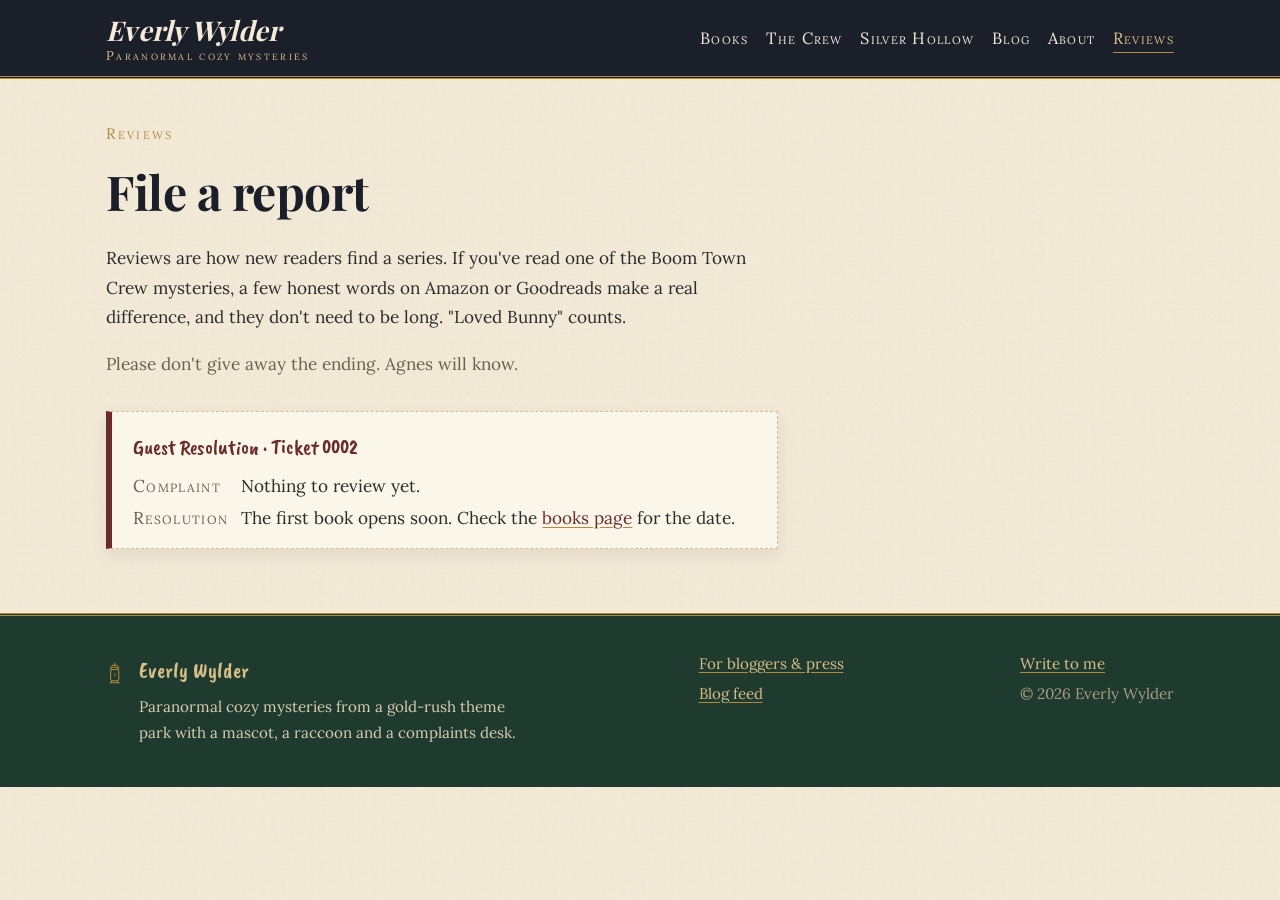
<file: reviews/index.html>
<!doctype html>
<html lang="en">
<head>
  <meta charset="utf-8">
  <meta name="viewport" content="width=device-width, initial-scale=1">
  <title>Leave a review · Everly Wylder</title>
  <meta name="description" content="Paranormal cozy mysteries from a gold-rush theme park with a mascot, a raccoon and a complaints desk.">
  <meta property="og:title" content="Leave a review · Everly Wylder">
  <meta property="og:description" content="Paranormal cozy mysteries from a gold-rush theme park with a mascot, a raccoon and a complaints desk.">
  <meta property="og:type" content="website">
<meta property="og:image" content="https://EverlyWylder.github.io/img/everly.jpg">  <link rel="icon" href="/favicon.svg" type="image/svg+xml">
  <link rel="stylesheet" href="/site.css">
  <link rel="alternate" type="application/rss+xml" title="Everly Wylder's blog" href="/feed.xml">
</head>
<body>
<a class="skip" href="#main">Skip to the story</a>
<header class="masthead">
  <div class="wrap">
    <a class="brand" href="/"><span class="name">Everly Wylder</span><span class="what">Paranormal cozy mysteries</span></a>
    <nav aria-label="Main">
      <ul class="nav">
        <li><a href="/books/" >Books</a></li>
        <li><a href="/crew/" >The Crew</a></li>
        <li><a href="/silver-hollow/" >Silver Hollow</a></li>
        <li><a href="/blog/" >Blog</a></li>
        <li><a href="/about/" >About</a></li>
        <li><a href="/reviews/" aria-current="page">Reviews</a></li>
      </ul>
    </nav>
  </div>
</header>
<main id="main">
<div class="wrap">
  <p class="eyebrow" style="margin-top:2.6rem">Reviews</p>
  <h1>File a report</h1>
  <div class="read">
    <p>Reviews are how new readers find a series. If you've read one of the Boom Town Crew mysteries, a few honest words on Amazon or Goodreads make a real difference, and they don't need to be long. "Loved Bunny" counts.</p>
    <p class="muted">Please don't give away the ending. Agnes will know.</p>
  </div>
  <div class="ticket">
    <div class="head">Guest Resolution · Ticket 0002</div>
    <dl><dt>Complaint</dt><dd>Nothing to review yet.</dd>
      <dt>Resolution</dt><dd>The first book opens soon. Check the <a href="/books/">books page</a> for the date.</dd></dl>
  </div>
</div>
</main>
<footer class="foot">
  <div class="wrap">
    <div style="display:flex;gap:1rem;align-items:flex-start;max-width:26rem">
      <svg class="lantern" viewBox="0 0 34 46" aria-hidden="true" fill="none" stroke="currentColor" stroke-width="2">
        <path d="M11 6h12M17 1v5M9 10h16l-2 4H11z"/><rect x="9" y="14" width="16" height="22" rx="3"/>
        <path d="M17 20c-2.5 3-2.5 6 0 9 2.5-3 2.5-6 0-9z" fill="currentColor" opacity=".55" stroke="none"/>
        <path d="M7 40h20M11 36v4M23 36v4"/></svg>
      <div>
        <div class="sign">Everly Wylder</div>
        <p style="margin:0.3rem 0 0">Paranormal cozy mysteries from a gold-rush theme park with a mascot, a raccoon and a complaints desk.</p>
      </div>
    </div>
    <ul aria-label="More">
<li><a href="/press/">For bloggers &amp; press</a></li>      <li><a href="/feed.xml">Blog feed</a></li>
    </ul>
    <ul aria-label="Elsewhere">
<li><a href="mailto:everlywyldermysteries@outlook.com">Write to me</a></li>      <li class="muted" style="color:#a99e84">&copy; 2026 Everly Wylder</li>
    </ul>
  </div>
</footer>
</body>
</html>
</file>
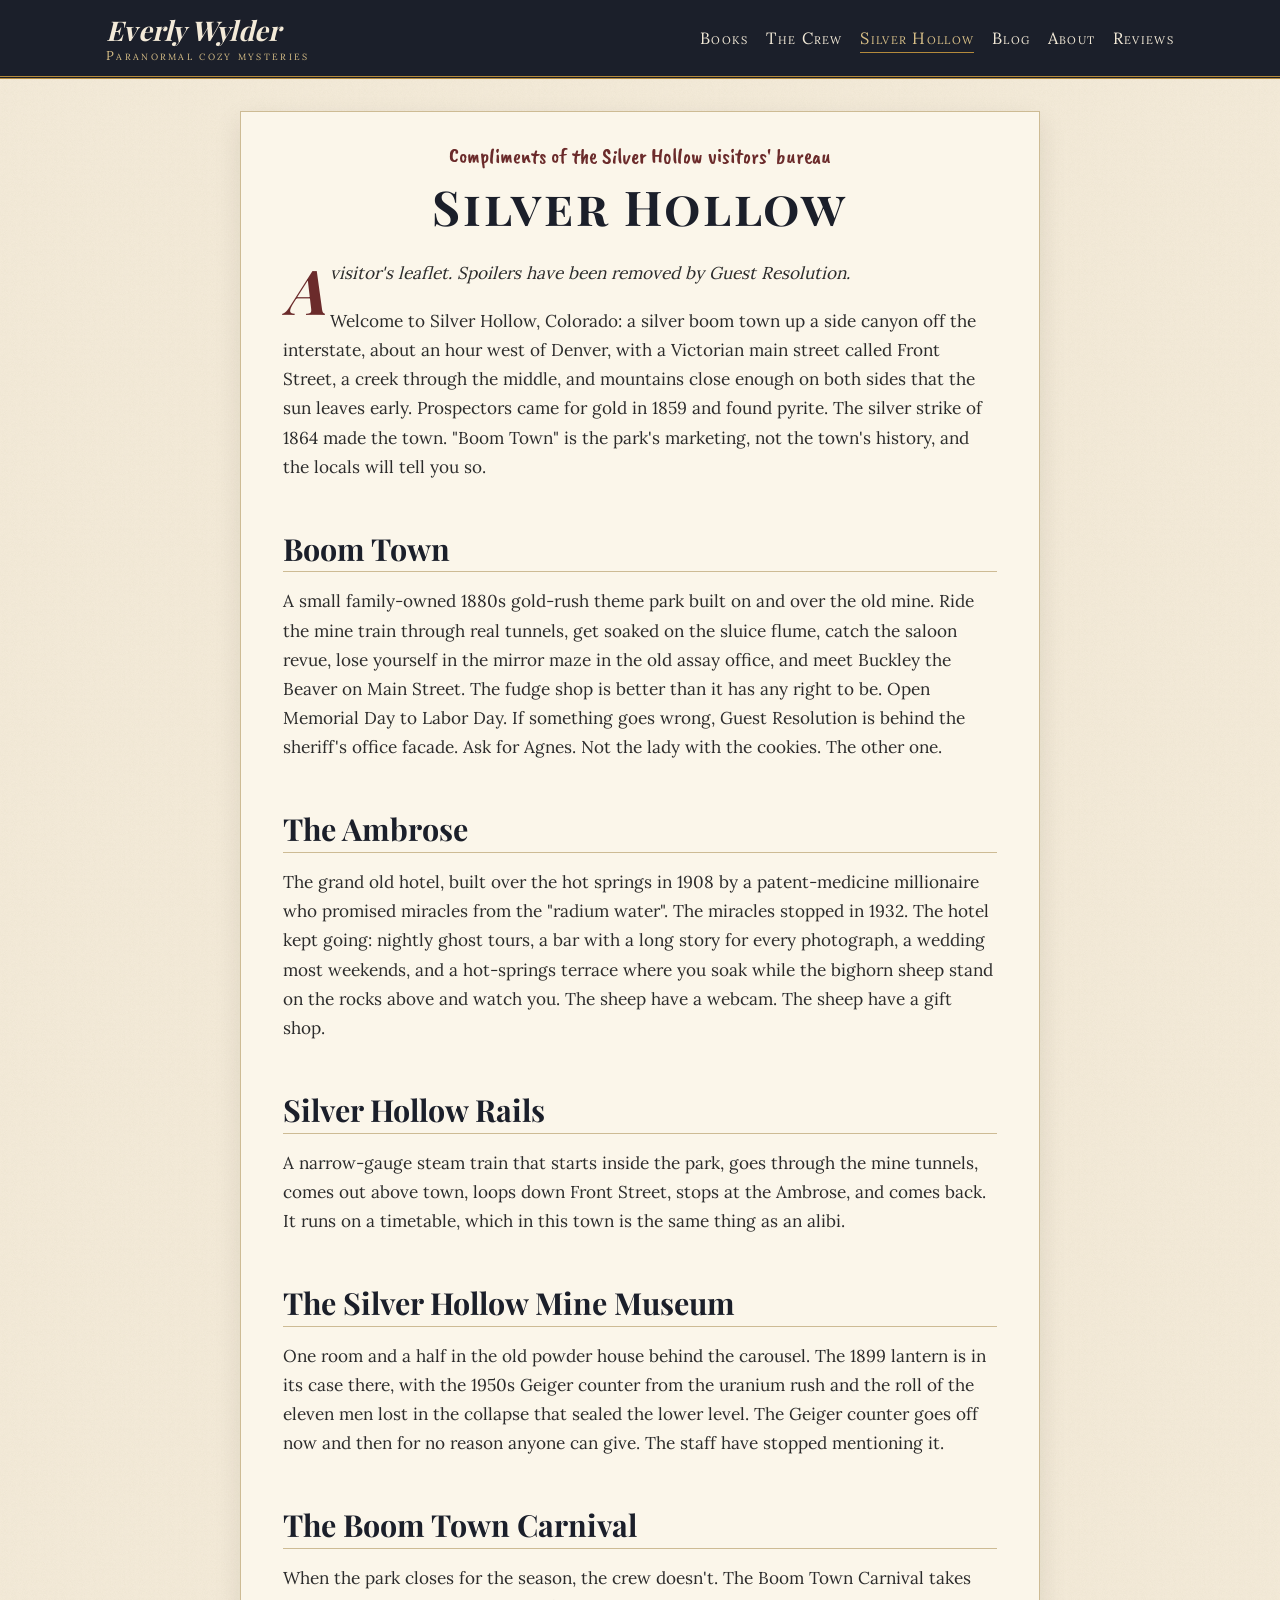
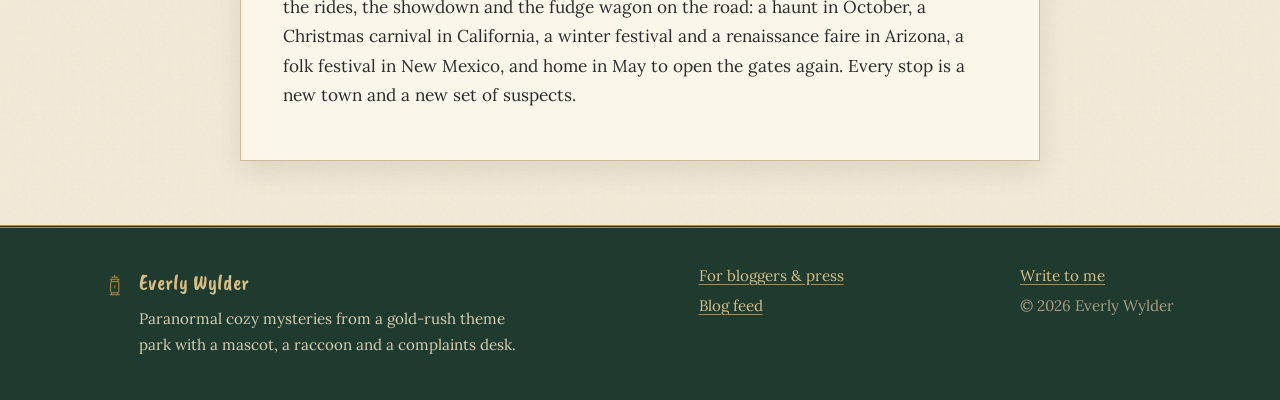
<file: silver-hollow/index.html>
<!doctype html>
<html lang="en">
<head>
  <meta charset="utf-8">
  <meta name="viewport" content="width=device-width, initial-scale=1">
  <title>Silver Hollow · Everly Wylder</title>
  <meta name="description" content="A visitor's guide to Silver Hollow, Colorado, home of Boom Town.">
  <meta property="og:title" content="Silver Hollow · Everly Wylder">
  <meta property="og:description" content="A visitor's guide to Silver Hollow, Colorado, home of Boom Town.">
  <meta property="og:type" content="website">
<meta property="og:image" content="https://EverlyWylder.github.io/img/everly.jpg">  <link rel="icon" href="/favicon.svg" type="image/svg+xml">
  <link rel="stylesheet" href="/site.css">
  <link rel="alternate" type="application/rss+xml" title="Everly Wylder's blog" href="/feed.xml">
</head>
<body>
<a class="skip" href="#main">Skip to the story</a>
<header class="masthead">
  <div class="wrap">
    <a class="brand" href="/"><span class="name">Everly Wylder</span><span class="what">Paranormal cozy mysteries</span></a>
    <nav aria-label="Main">
      <ul class="nav">
        <li><a href="/books/" >Books</a></li>
        <li><a href="/crew/" >The Crew</a></li>
        <li><a href="/silver-hollow/" aria-current="page">Silver Hollow</a></li>
        <li><a href="/blog/" >Blog</a></li>
        <li><a href="/about/" >About</a></li>
        <li><a href="/reviews/" >Reviews</a></li>
      </ul>
    </nav>
  </div>
</header>
<main id="main">
<div class="wrap">
  <article class="leaflet prose" style="margin-left:auto;margin-right:auto">
    <p class="hand" style="text-align:center;margin:0">Compliments of the Silver Hollow visitors' bureau</p>
    <h1>Silver Hollow</h1>
    <p><em>A visitor's leaflet. Spoilers have been removed by Guest Resolution.</em></p>
<p>Welcome to Silver Hollow, Colorado: a silver boom town up a side canyon off the interstate, about an hour west of Denver, with a Victorian main street called Front Street, a creek through the middle, and mountains close enough on both sides that the sun leaves early. Prospectors came for gold in 1859 and found pyrite. The silver strike of 1864 made the town. "Boom Town" is the park's marketing, not the town's history, and the locals will tell you so.</p>
<h2>Boom Town</h2>
<p>A small family-owned 1880s gold-rush theme park built on and over the old mine. Ride the mine train through real tunnels, get soaked on the sluice flume, catch the saloon revue, lose yourself in the mirror maze in the old assay office, and meet Buckley the Beaver on Main Street. The fudge shop is better than it has any right to be. Open Memorial Day to Labor Day. If something goes wrong, Guest Resolution is behind the sheriff's office facade. Ask for Agnes. Not the lady with the cookies. The other one.</p>
<h2>The Ambrose</h2>
<p>The grand old hotel, built over the hot springs in 1908 by a patent-medicine millionaire who promised miracles from the "radium water". The miracles stopped in 1932. The hotel kept going: nightly ghost tours, a bar with a long story for every photograph, a wedding most weekends, and a hot-springs terrace where you soak while the bighorn sheep stand on the rocks above and watch you. The sheep have a webcam. The sheep have a gift shop.</p>
<h2>Silver Hollow Rails</h2>
<p>A narrow-gauge steam train that starts inside the park, goes through the mine tunnels, comes out above town, loops down Front Street, stops at the Ambrose, and comes back. It runs on a timetable, which in this town is the same thing as an alibi.</p>
<h2>The Silver Hollow Mine Museum</h2>
<p>One room and a half in the old powder house behind the carousel. The 1899 lantern is in its case there, with the 1950s Geiger counter from the uranium rush and the roll of the eleven men lost in the collapse that sealed the lower level. The Geiger counter goes off now and then for no reason anyone can give. The staff have stopped mentioning it.</p>
<h2>The Boom Town Carnival</h2>
<p>When the park closes for the season, the crew doesn't. The Boom Town Carnival takes the rides, the showdown and the fudge wagon on the road: a haunt in October, a Christmas carnival in California, a winter festival and a renaissance faire in Arizona, a folk festival in New Mexico, and home in May to open the gates again. Every stop is a new town and a new set of suspects.</p>
  </article>
</div>
</main>
<footer class="foot">
  <div class="wrap">
    <div style="display:flex;gap:1rem;align-items:flex-start;max-width:26rem">
      <svg class="lantern" viewBox="0 0 34 46" aria-hidden="true" fill="none" stroke="currentColor" stroke-width="2">
        <path d="M11 6h12M17 1v5M9 10h16l-2 4H11z"/><rect x="9" y="14" width="16" height="22" rx="3"/>
        <path d="M17 20c-2.5 3-2.5 6 0 9 2.5-3 2.5-6 0-9z" fill="currentColor" opacity=".55" stroke="none"/>
        <path d="M7 40h20M11 36v4M23 36v4"/></svg>
      <div>
        <div class="sign">Everly Wylder</div>
        <p style="margin:0.3rem 0 0">Paranormal cozy mysteries from a gold-rush theme park with a mascot, a raccoon and a complaints desk.</p>
      </div>
    </div>
    <ul aria-label="More">
<li><a href="/press/">For bloggers &amp; press</a></li>      <li><a href="/feed.xml">Blog feed</a></li>
    </ul>
    <ul aria-label="Elsewhere">
<li><a href="mailto:everlywyldermysteries@outlook.com">Write to me</a></li>      <li class="muted" style="color:#a99e84">&copy; 2026 Everly Wylder</li>
    </ul>
  </div>
</footer>
</body>
</html>
</file>
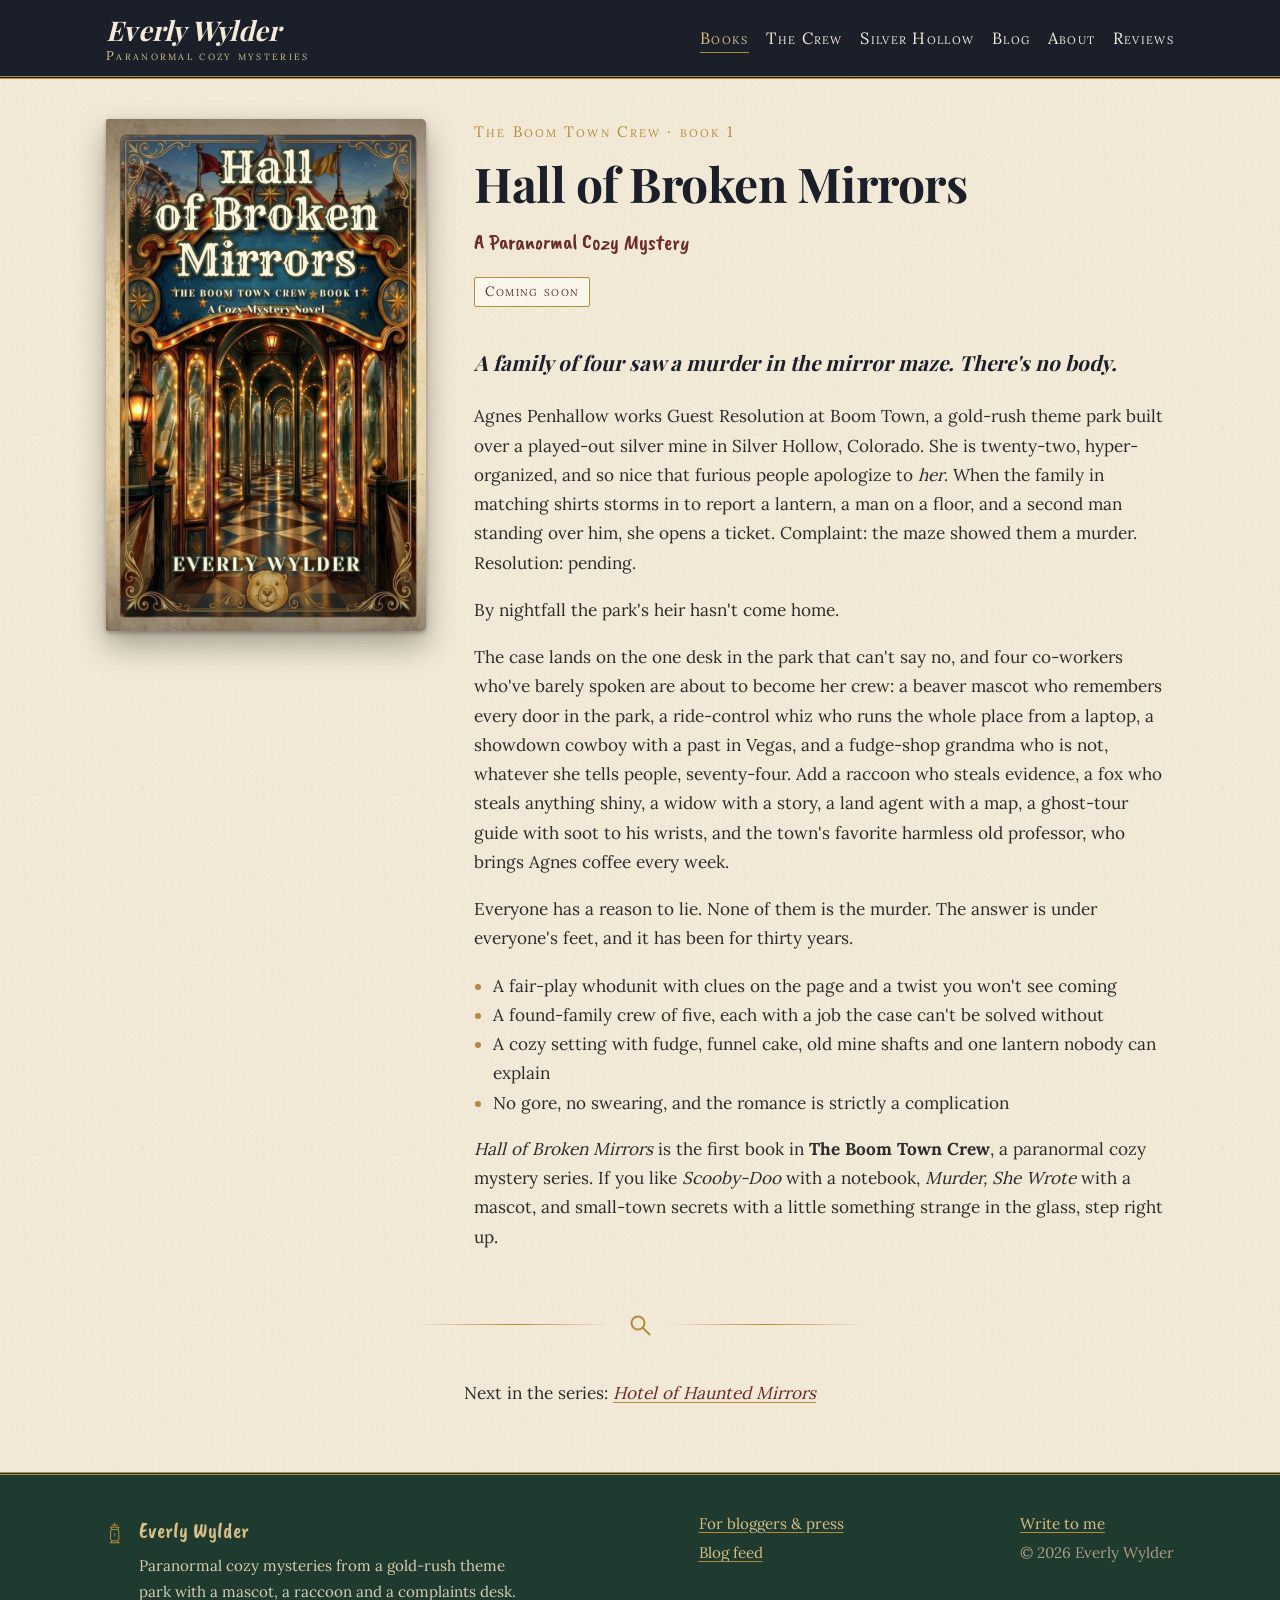
<file: books/01-hall-of-broken-mirrors/index.html>
<!doctype html>
<html lang="en">
<head>
  <meta charset="utf-8">
  <meta name="viewport" content="width=device-width, initial-scale=1">
  <title>Hall of Broken Mirrors · Everly Wylder</title>
  <meta name="description" content="A family sees a murder in the mirror maze and there&#39;s no body. The complaints girl and four co-workers at a gold-rush theme park built over a mine find the answer under their feet.">
  <meta property="og:title" content="Hall of Broken Mirrors · Everly Wylder">
  <meta property="og:description" content="A family sees a murder in the mirror maze and there&#39;s no body. The complaints girl and four co-workers at a gold-rush theme park built over a mine find the answer under their feet.">
  <meta property="og:type" content="website">
<meta property="og:image" content="https://EverlyWylder.github.io/img/covers/01-hall-of-broken-mirrors.jpg">  <link rel="icon" href="/favicon.svg" type="image/svg+xml">
  <link rel="stylesheet" href="/site.css">
  <link rel="alternate" type="application/rss+xml" title="Everly Wylder's blog" href="/feed.xml">
</head>
<body>
<a class="skip" href="#main">Skip to the story</a>
<header class="masthead">
  <div class="wrap">
    <a class="brand" href="/"><span class="name">Everly Wylder</span><span class="what">Paranormal cozy mysteries</span></a>
    <nav aria-label="Main">
      <ul class="nav">
        <li><a href="/books/" aria-current="page">Books</a></li>
        <li><a href="/crew/" >The Crew</a></li>
        <li><a href="/silver-hollow/" >Silver Hollow</a></li>
        <li><a href="/blog/" >Blog</a></li>
        <li><a href="/about/" >About</a></li>
        <li><a href="/reviews/" >Reviews</a></li>
      </ul>
    </nav>
  </div>
</header>
<main id="main">
<div class="wrap">
  <div class="book-page">
    <div class="cover">
<img src="/img/covers/01-hall-of-broken-mirrors-large.jpg" alt="Cover of Hall of Broken Mirrors" width="640" height="1024" loading="lazy">
</div>

    <div>
<p class="eyebrow" style="margin:0">The Boom Town Crew · book 1</p>      <h1>Hall of Broken Mirrors</h1>
<p class="hand" style="margin-top:-0.4rem">A Paranormal Cozy Mystery</p>      <p><span class="status">Coming soon</span></p>
      <div class="btns">
</div>

      <div class="blurb">
<p><b>A family of four saw a murder in the mirror maze. There's no body.</b></p>
<p>Agnes Penhallow works Guest Resolution at Boom Town, a gold-rush theme park built over a played-out silver mine in Silver Hollow, Colorado. She is twenty-two, hyper-organized, and so nice that furious people apologize to <i>her</i>. When the family in matching shirts storms in to report a lantern, a man on a floor, and a second man standing over him, she opens a ticket. Complaint: the maze showed them a murder. Resolution: pending.</p>
<p>By nightfall the park's heir hasn't come home.</p>
<p>The case lands on the one desk in the park that can't say no, and four co-workers who've barely spoken are about to become her crew: a beaver mascot who remembers every door in the park, a ride-control whiz who runs the whole place from a laptop, a showdown cowboy with a past in Vegas, and a fudge-shop grandma who is not, whatever she tells people, seventy-four. Add a raccoon who steals evidence, a fox who steals anything shiny, a widow with a story, a land agent with a map, a ghost-tour guide with soot to his wrists, and the town's favorite harmless old professor, who brings Agnes coffee every week.</p>
<p>Everyone has a reason to lie. None of them is the murder. The answer is under everyone's feet, and it has been for thirty years.</p>
<ul>
<li>A fair-play whodunit with clues on the page and a twist you won't see coming</li>
<li>A found-family crew of five, each with a job the case can't be solved without</li>
<li>A cozy setting with fudge, funnel cake, old mine shafts and one lantern nobody can explain</li>
<li>No gore, no swearing, and the romance is strictly a complication</li>
</ul>
<p><i>Hall of Broken Mirrors</i> is the first book in <b>The Boom Town Crew</b>, a paranormal cozy mystery series. If you like <i>Scooby-Doo</i> with a notebook, <i>Murder, She Wrote</i> with a mascot, and small-town secrets with a little something strange in the glass, step right up.</p>      </div>
    </div>
  </div>
  <div class="ornament" aria-hidden="true"><svg viewBox="0 0 26 26" fill="none" stroke="currentColor" stroke-width="2"><circle cx="11" cy="11" r="6.5"/><path d="M16 16l6.5 6.5" stroke-linecap="round"/></svg></div>
  <p style="text-align:center">Next in the series: <a href="/books/02-hotel-of-haunted-mirrors/"><em>Hotel of Haunted Mirrors</em></a></p>
</div>
</main>
<footer class="foot">
  <div class="wrap">
    <div style="display:flex;gap:1rem;align-items:flex-start;max-width:26rem">
      <svg class="lantern" viewBox="0 0 34 46" aria-hidden="true" fill="none" stroke="currentColor" stroke-width="2">
        <path d="M11 6h12M17 1v5M9 10h16l-2 4H11z"/><rect x="9" y="14" width="16" height="22" rx="3"/>
        <path d="M17 20c-2.5 3-2.5 6 0 9 2.5-3 2.5-6 0-9z" fill="currentColor" opacity=".55" stroke="none"/>
        <path d="M7 40h20M11 36v4M23 36v4"/></svg>
      <div>
        <div class="sign">Everly Wylder</div>
        <p style="margin:0.3rem 0 0">Paranormal cozy mysteries from a gold-rush theme park with a mascot, a raccoon and a complaints desk.</p>
      </div>
    </div>
    <ul aria-label="More">
<li><a href="/press/">For bloggers &amp; press</a></li>      <li><a href="/feed.xml">Blog feed</a></li>
    </ul>
    <ul aria-label="Elsewhere">
<li><a href="mailto:everlywyldermysteries@outlook.com">Write to me</a></li>      <li class="muted" style="color:#a99e84">&copy; 2026 Everly Wylder</li>
    </ul>
  </div>
</footer>
</body>
</html>
</file>
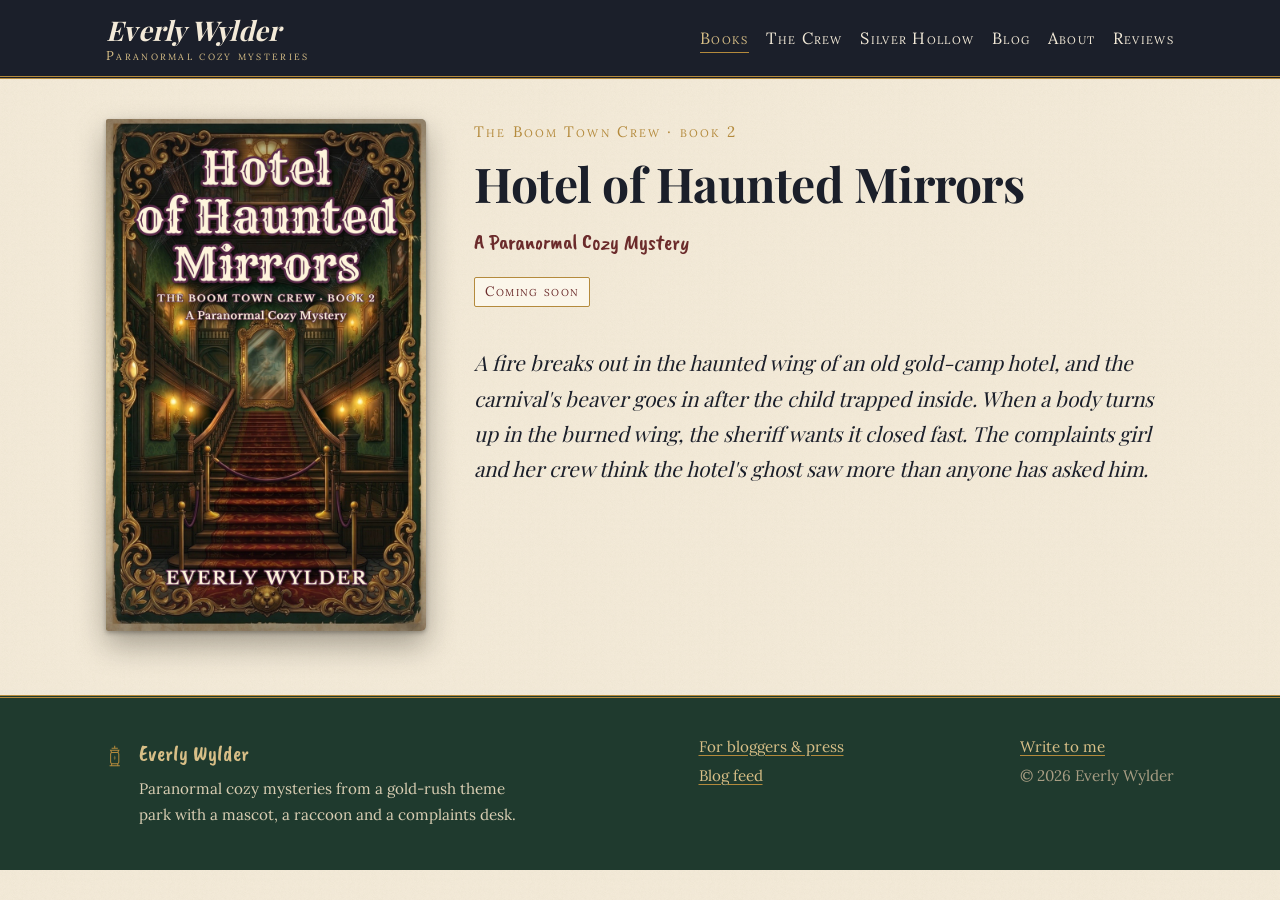
<file: books/02-hotel-of-haunted-mirrors/index.html>
<!doctype html>
<html lang="en">
<head>
  <meta charset="utf-8">
  <meta name="viewport" content="width=device-width, initial-scale=1">
  <title>Hotel of Haunted Mirrors · Everly Wylder</title>
  <meta name="description" content="A fire breaks out in the haunted wing of an old gold-camp hotel, and the carnival&#39;s beaver goes in after the child trapped inside. When a body turns up in the burned wing, the sheriff wants it closed fast. The complaints girl and her crew think the hotel&#39;s ghost saw more than anyone has asked him.">
  <meta property="og:title" content="Hotel of Haunted Mirrors · Everly Wylder">
  <meta property="og:description" content="A fire breaks out in the haunted wing of an old gold-camp hotel, and the carnival&#39;s beaver goes in after the child trapped inside. When a body turns up in the burned wing, the sheriff wants it closed fast. The complaints girl and her crew think the hotel&#39;s ghost saw more than anyone has asked him.">
  <meta property="og:type" content="website">
<meta property="og:image" content="https://EverlyWylder.github.io/img/covers/02-hotel-of-haunted-mirrors.jpg">  <link rel="icon" href="/favicon.svg" type="image/svg+xml">
  <link rel="stylesheet" href="/site.css">
  <link rel="alternate" type="application/rss+xml" title="Everly Wylder's blog" href="/feed.xml">
</head>
<body>
<a class="skip" href="#main">Skip to the story</a>
<header class="masthead">
  <div class="wrap">
    <a class="brand" href="/"><span class="name">Everly Wylder</span><span class="what">Paranormal cozy mysteries</span></a>
    <nav aria-label="Main">
      <ul class="nav">
        <li><a href="/books/" aria-current="page">Books</a></li>
        <li><a href="/crew/" >The Crew</a></li>
        <li><a href="/silver-hollow/" >Silver Hollow</a></li>
        <li><a href="/blog/" >Blog</a></li>
        <li><a href="/about/" >About</a></li>
        <li><a href="/reviews/" >Reviews</a></li>
      </ul>
    </nav>
  </div>
</header>
<main id="main">
<div class="wrap">
  <div class="book-page">
    <div class="cover">
<img src="/img/covers/02-hotel-of-haunted-mirrors-large.jpg" alt="Cover of Hotel of Haunted Mirrors" width="640" height="1024" loading="lazy">
</div>

    <div>
<p class="eyebrow" style="margin:0">The Boom Town Crew · book 2</p>      <h1>Hotel of Haunted Mirrors</h1>
<p class="hand" style="margin-top:-0.4rem">A Paranormal Cozy Mystery</p>      <p><span class="status">Coming soon</span></p>
      <div class="btns">
</div>

      <div class="blurb">
<p>A fire breaks out in the haunted wing of an old gold-camp hotel, and the carnival&#39;s beaver goes in after the child trapped inside. When a body turns up in the burned wing, the sheriff wants it closed fast. The complaints girl and her crew think the hotel&#39;s ghost saw more than anyone has asked him.</p>      </div>
    </div>
  </div>
</div>
</main>
<footer class="foot">
  <div class="wrap">
    <div style="display:flex;gap:1rem;align-items:flex-start;max-width:26rem">
      <svg class="lantern" viewBox="0 0 34 46" aria-hidden="true" fill="none" stroke="currentColor" stroke-width="2">
        <path d="M11 6h12M17 1v5M9 10h16l-2 4H11z"/><rect x="9" y="14" width="16" height="22" rx="3"/>
        <path d="M17 20c-2.5 3-2.5 6 0 9 2.5-3 2.5-6 0-9z" fill="currentColor" opacity=".55" stroke="none"/>
        <path d="M7 40h20M11 36v4M23 36v4"/></svg>
      <div>
        <div class="sign">Everly Wylder</div>
        <p style="margin:0.3rem 0 0">Paranormal cozy mysteries from a gold-rush theme park with a mascot, a raccoon and a complaints desk.</p>
      </div>
    </div>
    <ul aria-label="More">
<li><a href="/press/">For bloggers &amp; press</a></li>      <li><a href="/feed.xml">Blog feed</a></li>
    </ul>
    <ul aria-label="Elsewhere">
<li><a href="mailto:everlywyldermysteries@outlook.com">Write to me</a></li>      <li class="muted" style="color:#a99e84">&copy; 2026 Everly Wylder</li>
    </ul>
  </div>
</footer>
</body>
</html>
</file>
<file: site.css>
/* Everly Wylder: dark academia with a little whimsy. Parchment pages, ink and green bands, brass and oxblood. */
@font-face { font-family: "Playfair Display"; src: url("fonts/playfairdisplay-variable.ttf") format("truetype"); font-weight: 400 900; font-style: normal; font-display: swap; }
@font-face { font-family: "Lora"; src: url("fonts/lora-variable.ttf") format("truetype"); font-weight: 400 700; font-style: normal; font-display: swap; }
@font-face { font-family: "Caveat Brush"; src: url("fonts/caveatbrush-regular.ttf") format("truetype"); font-display: swap; }

:root {
  --ink: #1b1f2a; --green: #1f3a2e; --green-2: #2a4a3b; --paper: #f3ead8; --paper-2: #ebdfc6; --card: #fbf6ea;
  --oxblood: #6b2b2b; --oxblood-2: #84393a; --brass: #b48a3c; --brass-soft: #d8bf87; --plum: #3b2c4f;
  --text: #2b2b2b; --muted: #6b5f4d; --rule: #cdbb94;
  --serif: "Playfair Display", Georgia, "Times New Roman", serif;
  --body: "Lora", Georgia, serif;
  --hand: "Caveat Brush", "Segoe Print", cursive;
  --wide: 1100px; --read: 42rem;
  color-scheme: light;
}
* { box-sizing: border-box; }
html { -webkit-text-size-adjust: 100%; }
body {
  margin: 0; color: var(--text); font: 1.075rem/1.7 var(--body); background-color: var(--paper);
  background-image: url("data:image/svg+xml,%3Csvg xmlns='http://www.w3.org/2000/svg' width='180' height='180'%3E%3Cfilter id='n'%3E%3CfeTurbulence baseFrequency='.9' numOctaves='2' stitchTiles='stitch'/%3E%3CfeColorMatrix values='0 0 0 0 .35 0 0 0 0 .27 0 0 0 0 .15 0 0 0 .07 0'/%3E%3C/filter%3E%3Crect width='100%25' height='100%25' filter='url(%23n)'/%3E%3C/svg%3E");
}
img { max-width: 100%; height: auto; display: block; }
a { color: var(--oxblood); text-decoration-color: var(--brass); text-underline-offset: 0.18em; }
a:hover { color: var(--oxblood-2); text-decoration-thickness: 2px; }
h1, h2, h3 { font-family: var(--serif); color: var(--ink); line-height: 1.2; font-weight: 700; margin: 1.6em 0 0.5em; }
h1 { font-size: clamp(2rem, 5vw, 3rem); margin-top: 0.2em; letter-spacing: -0.01em; }
h2 { font-size: clamp(1.45rem, 3.2vw, 1.9rem); }
h3 { font-size: 1.25rem; }
p { margin: 0 0 1.05em; }
blockquote { margin: 1.4em 0; padding: 0.2em 0 0.2em 1.2em; border-left: 3px solid var(--brass); font-style: italic; color: var(--muted); }
hr { border: 0; height: 1px; background: var(--rule); margin: 2.5rem 0; }
.wrap { max-width: var(--wide); margin: 0 auto; padding: 0 16px; }
.read { max-width: var(--read); }
.hand { font-family: var(--hand); color: var(--oxblood); font-size: 1.35rem; line-height: 1.1; font-weight: 400; }
.eyebrow { font-family: var(--body); font-variant: small-caps; letter-spacing: 0.14em; color: var(--brass); font-size: 0.95rem; }
.muted { color: var(--muted); }
.skip { position: absolute; left: -999px; }
.skip:focus { left: 16px; top: 8px; background: var(--card); padding: 0.4rem 0.8rem; z-index: 10; }

/* header: an ink band with a brass rule under it */
.masthead { background: var(--ink); color: var(--paper); border-bottom: 3px double var(--brass); }
.masthead .wrap { display: flex; flex-wrap: wrap; align-items: center; justify-content: space-between; gap: 0.6rem 1.5rem; padding-top: 1rem; padding-bottom: 0.9rem; }
.brand { color: var(--paper); text-decoration: none; display: flex; flex-direction: column; line-height: 1.05; }
.brand:hover { color: #fff; }
.brand .name { font-family: var(--serif); font-style: italic; font-weight: 700; font-size: 1.7rem; letter-spacing: 0.01em; }
.brand .what { font-variant: small-caps; letter-spacing: 0.18em; font-size: 0.8rem; color: var(--brass-soft); margin-top: 0.25rem; }
.nav { display: flex; flex-wrap: wrap; gap: 0.15rem 1.1rem; margin: 0; padding: 0; list-style: none; }
.nav a { color: var(--paper); text-decoration: none; font-variant: small-caps; letter-spacing: 0.08em; font-size: 1.02rem; padding: 0.2rem 0; border-bottom: 1px solid transparent; }
.nav a:hover, .nav a[aria-current="page"] { color: var(--brass-soft); border-bottom-color: var(--brass); }

/* the ornament: brass rule with a little magnifying glass in the middle */
.ornament { display: flex; align-items: center; gap: 0.9rem; color: var(--brass); margin: 2.6rem auto; max-width: 28rem; }
.ornament::before, .ornament::after { content: ""; flex: 1; height: 1px; background: linear-gradient(90deg, transparent, var(--brass), transparent); }
.ornament svg { width: 26px; height: 26px; flex: none; }

/* buttons */
.btn { display: inline-block; font: 600 0.98rem/1.2 var(--body); letter-spacing: 0.02em; padding: 0.7rem 1.25rem; border-radius: 3px;
  background: var(--oxblood); color: var(--paper); text-decoration: none; border: 1px solid var(--oxblood); box-shadow: 0 2px 0 #3f1717; }
.btn:hover { background: var(--oxblood-2); color: #fff; text-decoration: none; }
.btn.ghost { background: transparent; color: var(--ink); border-color: var(--brass); box-shadow: none; }
.btn.ghost:hover { background: var(--paper-2); color: var(--ink); }
.btns { display: flex; flex-wrap: wrap; gap: 0.6rem; margin: 1.2rem 0; }

/* home */
.hero { background: linear-gradient(180deg, var(--green) 0%, var(--green-2) 100%); color: var(--paper); padding: 3rem 0 3.4rem; position: relative; }
.hero::after { content: ""; position: absolute; left: 0; right: 0; bottom: 0; height: 8px; background: repeating-linear-gradient(90deg, var(--brass) 0 18px, transparent 18px 26px); opacity: 0.55; }
.hero .wrap { display: grid; grid-template-columns: minmax(0, 1.3fr) minmax(0, 1fr); gap: 2.5rem; align-items: center; }
.hero h1 { color: var(--paper); font-style: italic; }
.hero .lede { font-size: 1.2rem; color: #e9dfc6; max-width: 34rem; }
.hero .hand { color: var(--brass-soft); }
.hero .btn.ghost { color: var(--paper); }
.hero .btn.ghost:hover { background: rgba(255,255,255,0.08); color: #fff; }
.hero .cover { justify-self: center; max-width: 300px; }
@media (max-width: 760px) { .hero .wrap { grid-template-columns: 1fr; } .hero .cover { max-width: 230px; } }

/* covers sit on the page like books on a desk */
.cover img { border-radius: 2px 5px 5px 2px; box-shadow: -3px 0 0 rgba(0,0,0,0.25) inset, 0 14px 30px rgba(20,16,10,0.35), 0 2px 4px rgba(20,16,10,0.3); }
.cover.tilt img { transform: rotate(-2deg); transition: transform .25s ease; }
.cover.tilt:hover img { transform: rotate(0deg) translateY(-4px); }
.cover .blank { aspect-ratio: 5 / 8; background: var(--plum); color: var(--paper); display: flex; align-items: center; justify-content: center;
  text-align: center; padding: 1rem; font-family: var(--serif); font-style: italic; font-size: 1.3rem; border-radius: 2px 5px 5px 2px; }

/* lists of books */
.shelf { display: grid; grid-template-columns: repeat(auto-fill, minmax(220px, 1fr)); gap: 2.2rem 2rem; margin: 2rem 0; }
.shelf a.book { text-decoration: none; color: var(--text); display: flex; flex-direction: column; gap: 0.8rem; }
.shelf .tab { font-family: var(--hand); color: var(--oxblood); font-size: 1.15rem; }
.shelf h3 { margin: 0; font-size: 1.2rem; }
.shelf p { margin: 0; font-size: 0.95rem; color: var(--muted); }

/* one book */
.book-page { display: grid; grid-template-columns: minmax(0, 320px) minmax(0, 1fr); gap: 3rem; align-items: start; margin: 2.5rem 0; }
.book-page .blurb p:first-child { font-family: var(--serif); font-size: 1.3rem; font-style: italic; color: var(--ink); }
.book-page .blurb ul { padding-left: 1.2rem; }
.book-page .blurb li::marker { color: var(--brass); }
@media (max-width: 760px) { .book-page { grid-template-columns: 1fr; gap: 1.5rem; } .book-page .cover { max-width: 240px; } }
.status { display: inline-block; font-variant: small-caps; letter-spacing: 0.1em; font-size: 0.85rem; padding: 0.15rem 0.6rem;
  border: 1px solid var(--brass); color: var(--oxblood); border-radius: 2px; background: var(--card); }

/* the Guest Resolution ticket: a torn-off complaint slip */
.ticket { background: var(--card); border: 1px dashed var(--rule); border-left: 6px solid var(--oxblood); padding: 1.1rem 1.3rem 0.9rem;
  margin: 2rem 0; box-shadow: 0 6px 16px rgba(60,40,10,0.08); position: relative; max-width: var(--read); }
.ticket .head { font-family: var(--hand); color: var(--oxblood); font-size: 1.3rem; margin-bottom: 0.4rem; }
.ticket dl { display: grid; grid-template-columns: max-content 1fr; gap: 0.2rem 0.8rem; margin: 0; }
.ticket dt { font-variant: small-caps; letter-spacing: 0.08em; color: var(--muted); }
.ticket dd { margin: 0; }

/* reading pages: drop cap on the first paragraph */
.prose > h1 + p::first-letter { float: left; font-family: var(--serif); font-weight: 700; color: var(--oxblood); font-size: 3.6em; line-height: 0.85; padding: 0.08em 0.1em 0 0; }
.prose h2 { border-bottom: 1px solid var(--rule); padding-bottom: 0.25rem; }
.about { display: grid; grid-template-columns: minmax(0, 280px) minmax(0, 1fr); gap: 2.8rem; align-items: start; margin: 2.5rem 0; }
.about .photo img { border: 8px solid var(--card); box-shadow: 0 10px 24px rgba(20,16,10,0.25); transform: rotate(1.5deg); }
.about .photo .hand { margin-top: 0.8rem; text-align: center; }
@media (max-width: 760px) { .about { grid-template-columns: 1fr; } .about .photo { max-width: 240px; } }

/* blog */
.posts { list-style: none; padding: 0; margin: 1.5rem 0; }
.posts li { padding: 1.1rem 0; border-bottom: 1px solid var(--rule); }
.posts h3 { margin: 0.15rem 0 0.3rem; }
.posts h3 a { color: var(--ink); text-decoration: none; }
.posts h3 a:hover { color: var(--oxblood); }
.draft { font-family: var(--hand); color: #fff; background: var(--oxblood); padding: 0 0.45rem; border-radius: 2px; font-size: 1rem; }

/* the crew: index cards with a red top line and blue ruled lines */
.cards { display: grid; grid-template-columns: repeat(auto-fill, minmax(290px, 1fr)); gap: 1.6rem; margin: 2rem 0; }
.card { background: var(--card); padding: 1.1rem 1.2rem 1.1rem; box-shadow: 0 8px 18px rgba(40,30,10,0.12);
  border-top: 2px solid rgba(180,60,60,0.45); }
.card:nth-child(odd) { transform: rotate(-0.6deg); } .card:nth-child(even) { transform: rotate(0.5deg); }
.card h2 { margin: 0 0 0.7rem; padding-bottom: 0.45rem; font-size: 1.35rem; border: 0; border-bottom: 1px solid rgba(70,110,160,0.35); }
.card img { margin: 0 0 0.8rem; border: 6px solid #fff; box-shadow: 0 3px 8px rgba(0,0,0,0.18); }
.card p { font-size: 0.97rem; line-height: 1.65; margin-bottom: 0.6em; }
.card p:last-child { margin-bottom: 0; }
.cards-group { margin-top: 3rem; padding-top: 1.4rem; border-top: 1px solid var(--rule); }

/* Silver Hollow leaflet */
.leaflet { background: var(--card); border: 1px solid var(--rule); padding: 2rem clamp(1rem, 4vw, 2.6rem); margin: 2rem 0; max-width: 50rem; box-shadow: 0 10px 26px rgba(40,30,10,0.1); }
.leaflet h1 { text-align: center; font-variant: small-caps; letter-spacing: 0.06em; }

/* press kit */
.kit { display: grid; grid-template-columns: repeat(auto-fill, minmax(240px, 1fr)); gap: 1.4rem; margin: 1.5rem 0; }
.kit figure { margin: 0; background: var(--card); padding: 0.9rem; border: 1px solid var(--rule); }
.kit figcaption { font-size: 0.9rem; margin-top: 0.6rem; }
.copy { background: var(--card); border: 1px solid var(--rule); padding: 1rem 1.2rem; font-size: 0.98rem; }

/* footer: deep green with a lantern */
.foot { background: var(--green); color: #d9ceb3; margin-top: 4rem; border-top: 3px double var(--brass); padding: 2.2rem 0 2.6rem; font-size: 0.95rem; }
.foot .wrap { display: flex; flex-wrap: wrap; gap: 1.5rem 3rem; justify-content: space-between; align-items: flex-start; }
.foot a { color: var(--brass-soft); }
.foot .lantern { width: 34px; height: 46px; color: var(--brass); }
.foot ul { list-style: none; padding: 0; margin: 0; display: grid; gap: 0.25rem; }
.foot .sign { font-family: var(--hand); font-size: 1.4rem; color: var(--brass-soft); }
.preview-bar { background: var(--oxblood); color: #fff; text-align: center; font-size: 0.85rem; padding: 0.3rem 16px; }
</file>
